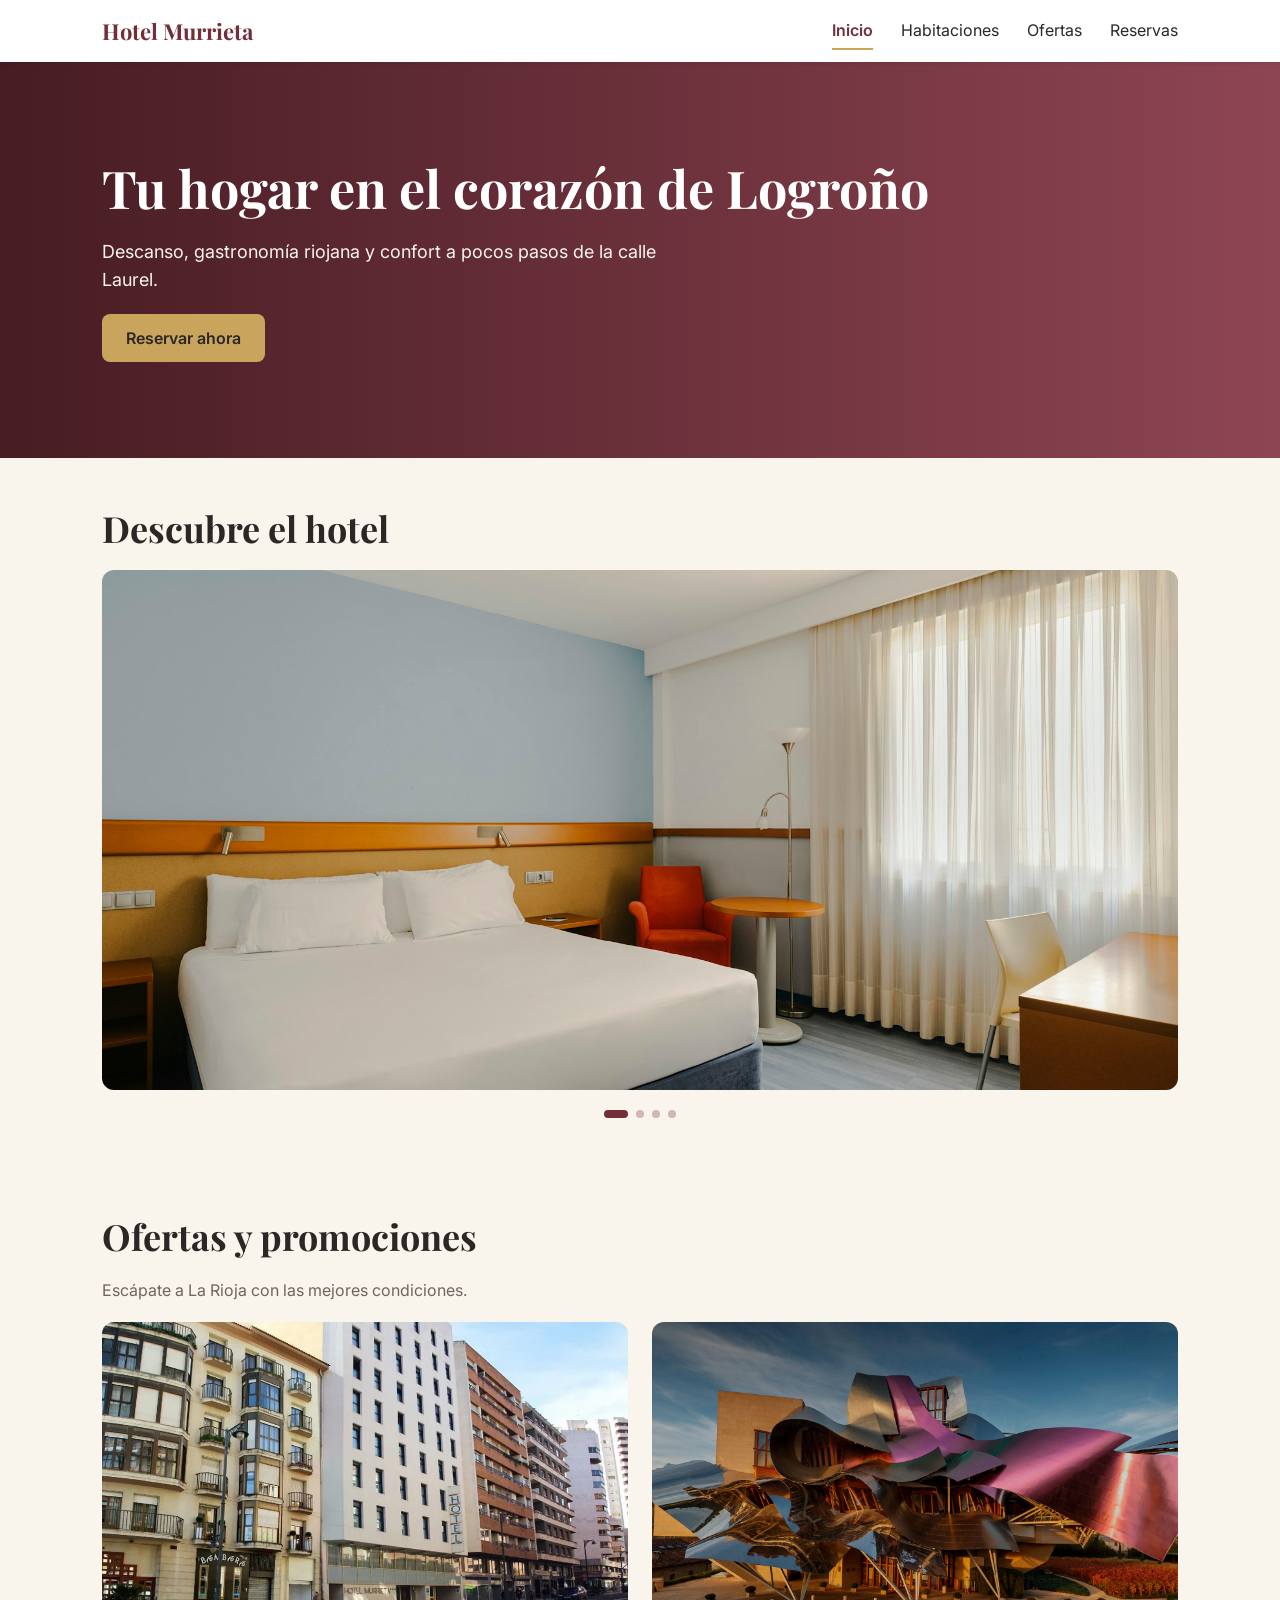
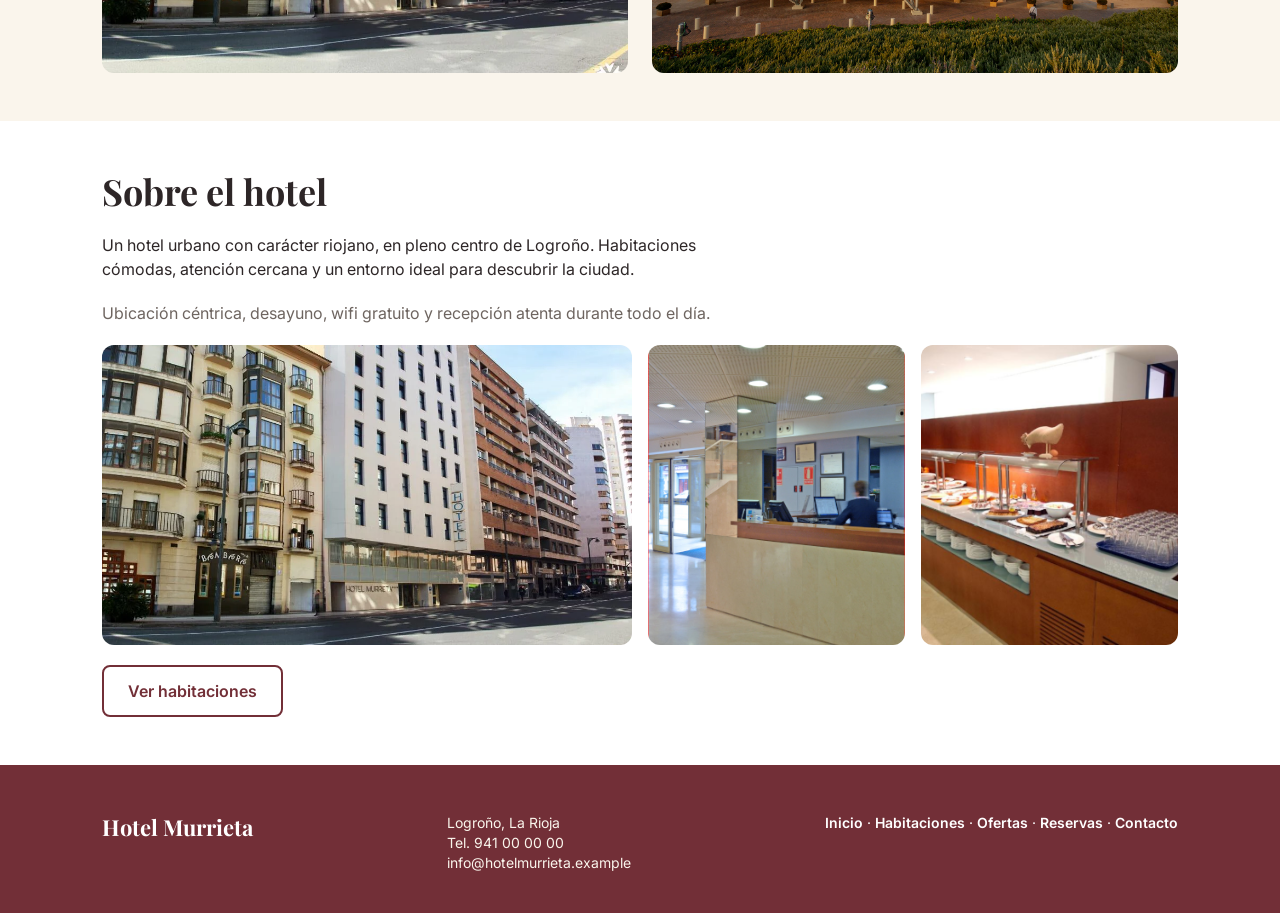
<file: index.html>
<!DOCTYPE html>
<html lang="es">
<head>
  <meta charset="UTF-8">
  <meta name="viewport" content="width=device-width, initial-scale=1">
  <title>Inicio | Hotel Murrieta</title>
  <meta name="description" content="Hotel Murrieta, tu hogar en el corazón de Logroño: habitaciones cómodas, desayuno, wifi gratuito y ofertas para descubrir La Rioja.">
  <meta name="theme-color" content="#722f37">
  <link href="https://fonts.googleapis.com/css2?family=Inter:wght@400;600&family=Playfair+Display:wght@700&display=swap" rel="stylesheet">
  <link href="https://cdn.jsdelivr.net/npm/bootstrap@5.3.3/dist/css/bootstrap.min.css" rel="stylesheet">
  <link rel="stylesheet" href="css/estilos.css">
</head>
<body>
<div class="pagina">
  <nav class="navbar bg-white barra">
    <div class="container">
      <a class="navbar-brand logo" href="index.html">Hotel Murrieta</a>
      <button class="navbar-toggler" type="button" data-bs-toggle="collapse" data-bs-target="#menuPrincipal" aria-controls="menuPrincipal" aria-expanded="false" aria-label="Abrir menú">
        <span class="navbar-toggler-icon"></span>
      </button>
      <div class="collapse navbar-collapse" id="menuPrincipal">
        <ul class="navbar-nav">
          <li class="nav-item"><a class="nav-link active" href="index.html">Inicio</a></li>
          <li class="nav-item"><a class="nav-link" href="habitaciones.html">Habitaciones</a></li>
          <li class="nav-item"><a class="nav-link" href="index.html#ofertas">Ofertas</a></li>
          <li class="nav-item"><a class="nav-link" href="reservas.html">Reservas</a></li>
        </ul>
      </div>
    </div>
  </nav>

  <header class="hero">
    <div class="container">
      <h1>Tu hogar en el corazón de Logroño</h1>
      <p>Descanso, gastronomía riojana y confort a pocos pasos de la calle Laurel.</p>
      <div class="d-grid">
        <a href="reservas.html" class="btn btn-oro">Reservar ahora</a>
      </div>
    </div>
  </header>

  <main>
    <section class="py-5">
      <div class="container">
        <h2>Descubre el hotel</h2>
        <div id="carruselHotel" class="carousel slide" data-bs-ride="carousel">
          <div class="carousel-inner">
            <div class="carousel-item active">
              <img src="img/habitacioncondiciones.jpg" class="d-block w-100 img-carrusel" alt="Habitación del hotel">
            </div>
            <div class="carousel-item">
              <img src="img/facahadabuena.jpg" class="d-block w-100 img-carrusel" alt="Fachada del hotel">
            </div>
            <div class="carousel-item">
              <img src="img/recepcion1.jpg" class="d-block w-100 img-carrusel" alt="Recepción del hotel">
            </div>
            <div class="carousel-item">
              <img src="img/desayuno1.jpg" class="d-block w-100 img-carrusel" alt="Desayuno del hotel">
            </div>
          </div>
          <div class="carousel-indicators">
            <button type="button" data-bs-target="#carruselHotel" data-bs-slide-to="0" class="active" aria-label="Diapositiva 1"></button>
            <button type="button" data-bs-target="#carruselHotel" data-bs-slide-to="1" aria-label="Diapositiva 2"></button>
            <button type="button" data-bs-target="#carruselHotel" data-bs-slide-to="2" aria-label="Diapositiva 3"></button>
            <button type="button" data-bs-target="#carruselHotel" data-bs-slide-to="3" aria-label="Diapositiva 4"></button>
          </div>
        </div>
      </div>
    </section>

    <section id="ofertas" class="py-5">
      <div class="container">
        <h2>Ofertas y promociones</h2>
        <p class="texto-suave">Escápate a La Rioja con las mejores condiciones.</p>
        <a href="reservas.html" class="enlace-oferta" aria-label="Reservar la oferta de escapada">
          <img src="img/facahadabuena.jpg" class="img-oferta img-oferta-1" alt="Oferta de escapada">
        </a>
        <a href="reservas.html" class="enlace-oferta" aria-label="Reservar la oferta de estancia en La Rioja">
          <img src="img/oferta-vinos.jpg" class="img-oferta img-oferta-2" alt="Oferta de estancia en La Rioja">
        </a>
      </div>
    </section>

    <section class="bg-white py-5">
      <div class="container">
        <h2>Sobre el hotel</h2>
        <p>Un hotel urbano con carácter riojano, en pleno centro de Logroño. Habitaciones cómodas, atención cercana y un entorno ideal para descubrir la ciudad.</p>
        <p class="texto-suave">Ubicación céntrica, desayuno, wifi gratuito y recepción atenta durante todo el día.</p>
        <div class="row g-3 galeria">
          <div class="col-12">
            <img src="img/facahadabuena.jpg" class="img-hotel img-fachada" alt="Fachada del hotel">
          </div>
          <div class="col-6">
            <img src="img/recepcion.jpg" class="img-hotel img-secundaria" alt="Recepción">
          </div>
          <div class="col-6">
            <img src="img/desayuno.png" class="img-hotel img-secundaria" alt="Desayuno">
          </div>
        </div>
        <div class="d-grid">
          <a href="habitaciones.html" class="btn btn-contorno">Ver habitaciones</a>
        </div>
      </div>
    </section>
  </main>

  <footer id="contacto" class="pie">
    <div class="container">
      <p class="logo">Hotel Murrieta</p>
      <address>
        Logroño, La Rioja<br>
        Tel. <a href="tel:+34941000000">941 00 00 00</a><br>
        <a href="mailto:info@hotelmurrieta.example">info@hotelmurrieta.example</a>
      </address>
      <p class="enlaces-pie">
        <a href="index.html">Inicio</a> ·
        <a href="habitaciones.html">Habitaciones</a> ·
        <a href="index.html#ofertas">Ofertas</a> ·
        <a href="reservas.html">Reservas</a> ·
        <a href="#contacto">Contacto</a>
      </p>
    </div>
  </footer>
</div>
  <script src="https://cdn.jsdelivr.net/npm/bootstrap@5.3.3/dist/js/bootstrap.bundle.min.js"></script>
  <script src="js/main.js"></script>
</body>
</html>
</file>
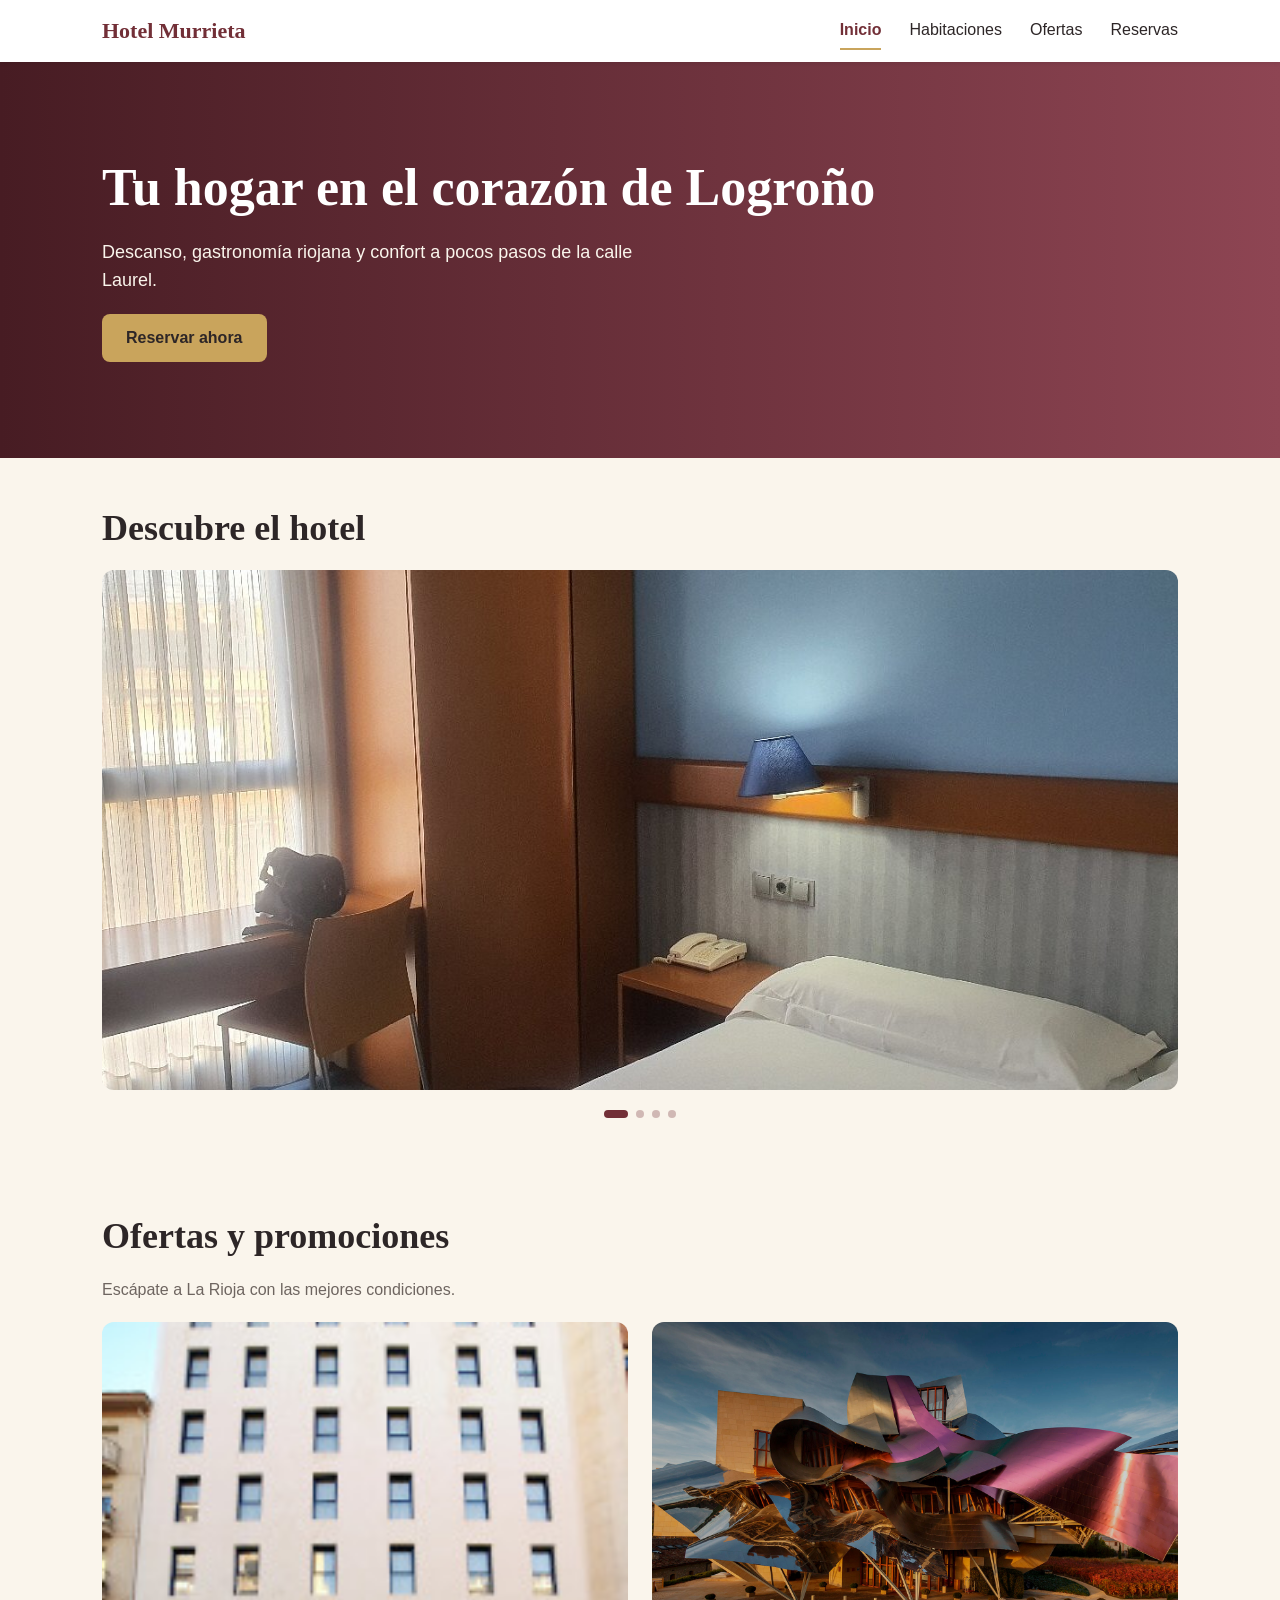
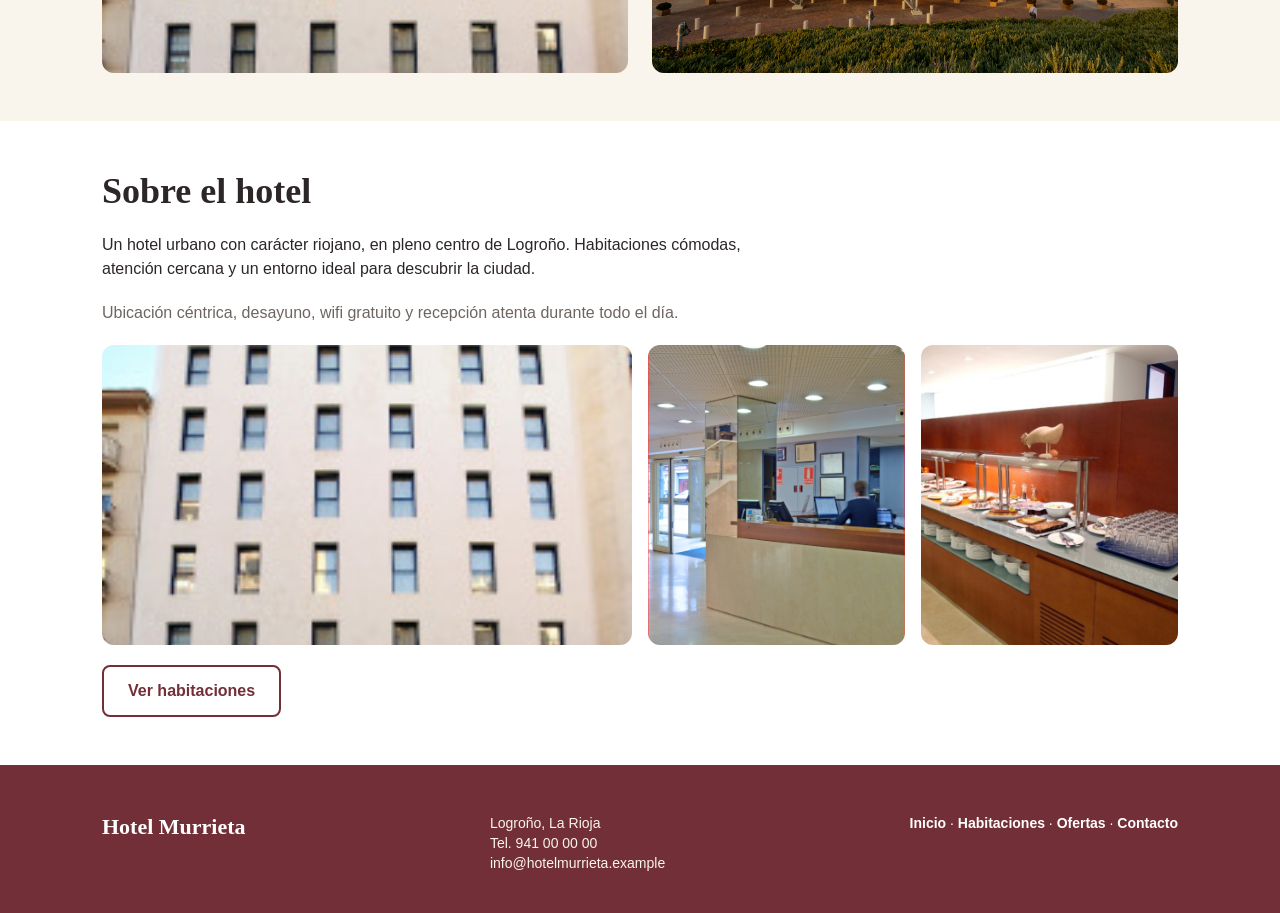
<file: hotel-murrieta/index.html>
<!DOCTYPE html>
<html lang="es">
<head>
  <meta charset="UTF-8">
  <meta name="viewport" content="width=device-width, initial-scale=1">
  <title>Inicio | Hotel Murrieta</title>
  <link href="https://cdn.jsdelivr.net/npm/bootstrap@5.3.3/dist/css/bootstrap.min.css" rel="stylesheet">
  <link rel="stylesheet" href="css/estilos.css">
</head>
<body>
<div class="pagina">
  <nav class="navbar bg-white barra">
    <div class="container">
      <a class="navbar-brand logo" href="index.html">Hotel Murrieta</a>
      <button class="navbar-toggler" type="button" data-bs-toggle="collapse" data-bs-target="#menuPrincipal" aria-controls="menuPrincipal" aria-expanded="false" aria-label="Abrir menú">
        <span class="navbar-toggler-icon"></span>
      </button>
      <div class="collapse navbar-collapse" id="menuPrincipal">
        <ul class="navbar-nav">
          <li class="nav-item"><a class="nav-link active" href="index.html">Inicio</a></li>
          <li class="nav-item"><a class="nav-link" href="habitaciones.html">Habitaciones</a></li>
          <li class="nav-item"><a class="nav-link" href="index.html#ofertas">Ofertas</a></li>
          <li class="nav-item"><a class="nav-link" href="reservas.html">Reservas</a></li>
        </ul>
      </div>
    </div>
  </nav>

  <header class="hero">
    <div class="container">
      <h1>Tu hogar en el corazón de Logroño</h1>
      <p>Descanso, gastronomía riojana y confort a pocos pasos de la calle Laurel.</p>
      <div class="d-grid">
        <a href="reservas.html" class="btn btn-oro">Reservar ahora</a>
      </div>
    </div>
  </header>

  <main>
    <section class="py-5">
      <div class="container">
        <h2>Descubre el hotel</h2>
        <div id="carruselHotel" class="carousel slide" data-bs-ride="carousel">
          <div class="carousel-inner">
            <div class="carousel-item active">
              <img src="img/habitaciones.jpg" class="d-block w-100 img-carrusel" alt="Habitación del hotel">
            </div>
            <div class="carousel-item">
              <img src="img/fachada.jpg" class="d-block w-100 img-carrusel" alt="Fachada del hotel">
            </div>
            <div class="carousel-item">
              <img src="img/recepcion.jpg" class="d-block w-100 img-carrusel" alt="Recepción del hotel">
            </div>
            <div class="carousel-item">
              <img src="img/desayuno.png" class="d-block w-100 img-carrusel" alt="Desayuno del hotel">
            </div>
          </div>
          <div class="carousel-indicators">
            <button type="button" data-bs-target="#carruselHotel" data-bs-slide-to="0" class="active" aria-label="Diapositiva 1"></button>
            <button type="button" data-bs-target="#carruselHotel" data-bs-slide-to="1" aria-label="Diapositiva 2"></button>
            <button type="button" data-bs-target="#carruselHotel" data-bs-slide-to="2" aria-label="Diapositiva 3"></button>
            <button type="button" data-bs-target="#carruselHotel" data-bs-slide-to="3" aria-label="Diapositiva 4"></button>
          </div>
        </div>
      </div>
    </section>

    <section id="ofertas" class="py-5">
      <div class="container">
        <h2>Ofertas y promociones</h2>
        <p class="texto-suave">Escápate a La Rioja con las mejores condiciones.</p>
        <img src="img/fachada.jpg" class="img-oferta img-oferta-1" alt="Oferta de escapada">
        <img src="img/oferta-vinos.jpg" class="img-oferta img-oferta-2" alt="Oferta de estancia en La Rioja">
      </div>
    </section>

    <section class="bg-white py-5">
      <div class="container">
        <h2>Sobre el hotel</h2>
        <p>Un hotel urbano con carácter riojano, en pleno centro de Logroño. Habitaciones cómodas, atención cercana y un entorno ideal para descubrir la ciudad.</p>
        <p class="texto-suave">Ubicación céntrica, desayuno, wifi gratuito y recepción atenta durante todo el día.</p>
        <div class="row g-3 galeria">
          <div class="col-12">
            <img src="img/fachada.jpg" class="img-hotel img-fachada" alt="Fachada del hotel">
          </div>
          <div class="col-6">
            <img src="img/recepcion.jpg" class="img-hotel img-secundaria" alt="Recepción">
          </div>
          <div class="col-6">
            <img src="img/desayuno.png" class="img-hotel img-secundaria" alt="Desayuno">
          </div>
        </div>
        <div class="d-grid">
          <a href="habitaciones.html" class="btn btn-contorno">Ver habitaciones</a>
        </div>
      </div>
    </section>
  </main>

  <footer id="contacto" class="pie">
    <div class="container">
      <p class="logo">Hotel Murrieta</p>
      <address>
        Logroño, La Rioja<br>
        Tel. 941 00 00 00<br>
        info@hotelmurrieta.example
      </address>
      <p class="enlaces-pie">
        <a href="index.html">Inicio</a> ·
        <a href="habitaciones.html">Habitaciones</a> ·
        <a href="index.html#ofertas">Ofertas</a> ·
        <a href="#contacto">Contacto</a>
      </p>
    </div>
  </footer>
</div>
  <script src="https://cdn.jsdelivr.net/npm/bootstrap@5.3.3/dist/js/bootstrap.bundle.min.js"></script>
</body>
</html>
</file>
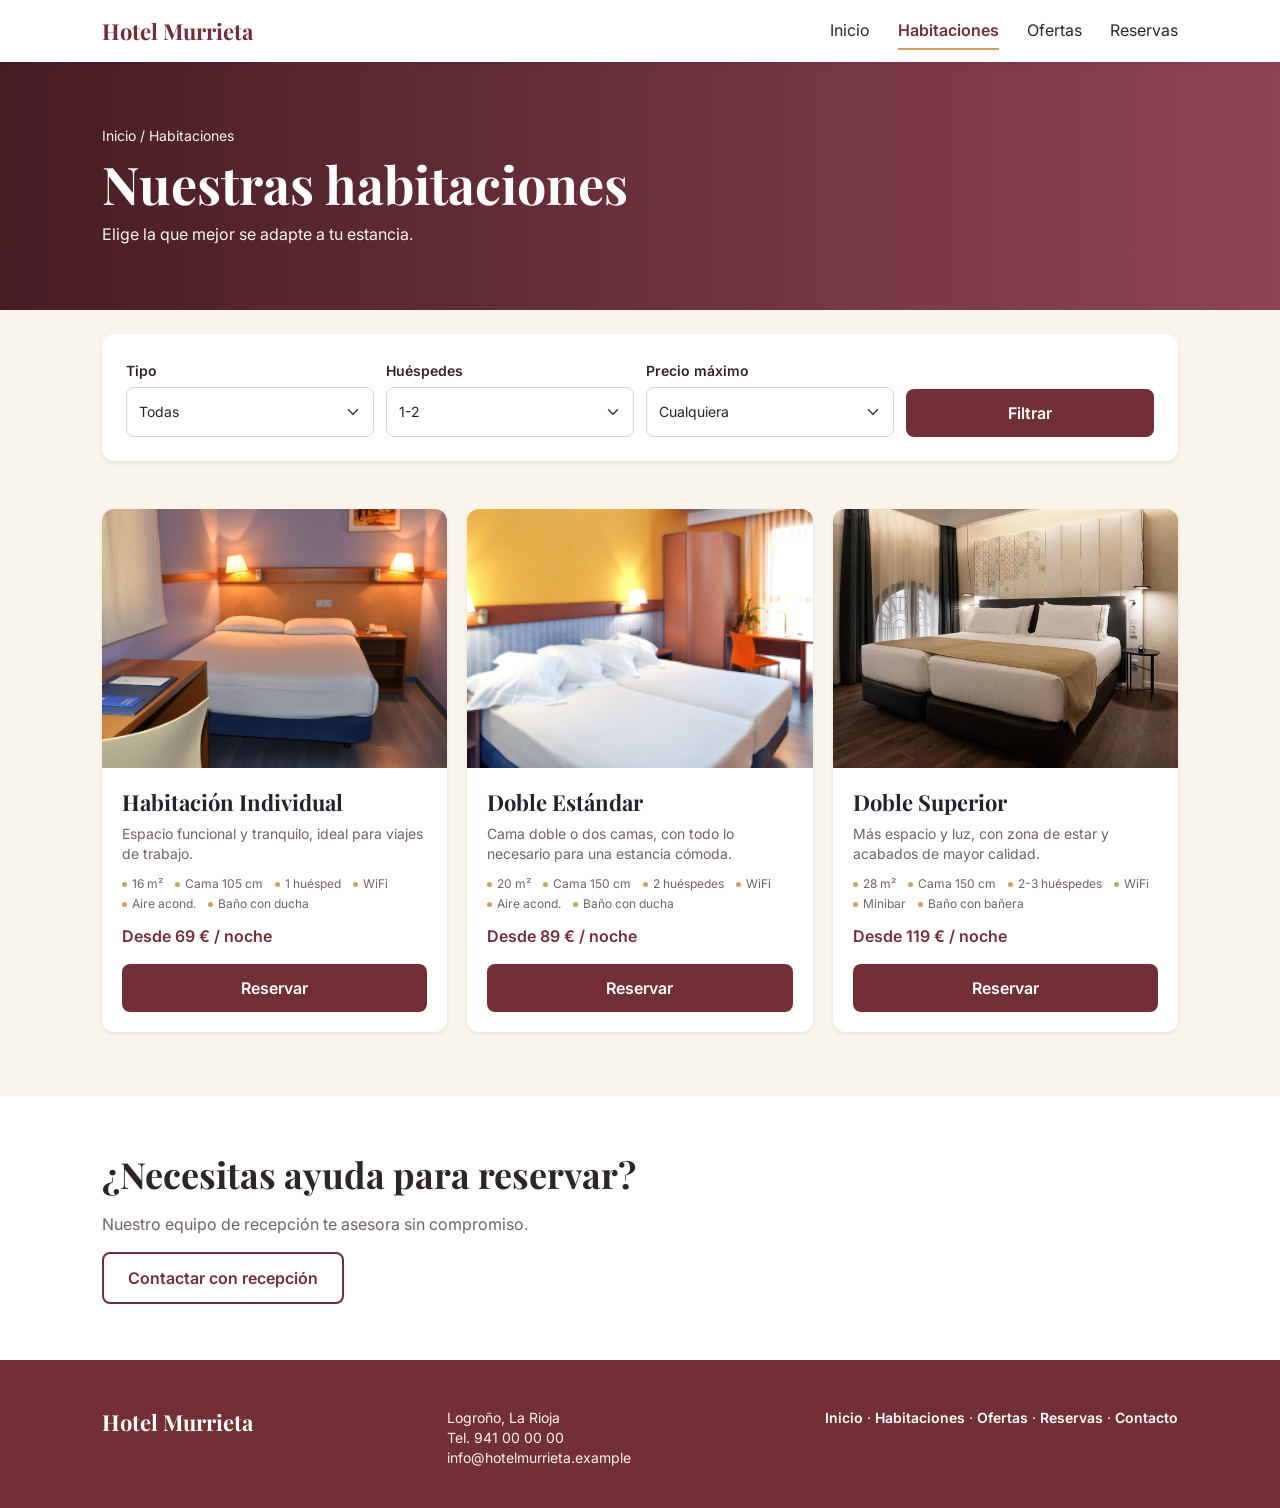
<file: habitaciones.html>
<!DOCTYPE html>
<html lang="es">
<head>
  <meta charset="UTF-8">
  <meta name="viewport" content="width=device-width, initial-scale=1">
  <title>Habitaciones | Hotel Murrieta</title>
  <meta name="description" content="Habitaciones del Hotel Murrieta en Logroño: Individual, Doble Estándar y Doble Superior. Consulta características y precios.">
  <meta name="theme-color" content="#722f37">
  <link href="https://fonts.googleapis.com/css2?family=Inter:wght@400;600&family=Playfair+Display:wght@700&display=swap" rel="stylesheet">
  <link href="https://cdn.jsdelivr.net/npm/bootstrap@5.3.3/dist/css/bootstrap.min.css" rel="stylesheet">
  <link rel="stylesheet" href="css/estilos.css">
</head>
<body>
<div class="pagina">
  <nav class="navbar bg-white barra">
    <div class="container">
      <a class="navbar-brand logo" href="index.html">Hotel Murrieta</a>
      <button class="navbar-toggler" type="button" data-bs-toggle="collapse" data-bs-target="#menuPrincipal" aria-controls="menuPrincipal" aria-expanded="false" aria-label="Abrir menú">
        <span class="navbar-toggler-icon"></span>
      </button>
      <div class="collapse navbar-collapse" id="menuPrincipal">
        <ul class="navbar-nav">
          <li class="nav-item"><a class="nav-link" href="index.html">Inicio</a></li>
          <li class="nav-item"><a class="nav-link active" href="habitaciones.html">Habitaciones</a></li>
          <li class="nav-item"><a class="nav-link" href="index.html#ofertas">Ofertas</a></li>
          <li class="nav-item"><a class="nav-link" href="reservas.html">Reservas</a></li>
        </ul>
      </div>
    </div>
  </nav>

  <header class="hero-pagina">
    <div class="container">
      <p class="breadcrumb-hero"><a href="index.html">Inicio</a> / Habitaciones</p>
      <h1>Nuestras habitaciones</h1>
      <p>Elige la que mejor se adapte a tu estancia.</p>
    </div>
  </header>

  <main>
    <section class="filtros">
      <div class="container">
        <div class="tarjeta-filtros">
          <form id="formFiltros" action="habitaciones.html" method="get">
            <div class="row g-12">
              <div class="col-6">
                <label for="tipo" class="form-label">Tipo</label>
                <select id="tipo" name="tipo" class="form-select">
                  <option value="todas" selected>Todas</option>
                  <option value="individual">Individual</option>
                  <option value="estandar">Doble Estándar</option>
                  <option value="superior">Doble Superior</option>
                </select>
              </div>
              <div class="col-6">
                <label for="huespedes" class="form-label">Huéspedes</label>
                <select id="huespedes" name="huespedes" class="form-select">
                  <option value="1-2" selected>1-2</option>
                  <option value="2-3">2-3</option>
                </select>
              </div>
              <div class="col-12">
                <label for="precio" class="form-label">Precio máximo</label>
                <select id="precio" name="precio" class="form-select">
                  <option value="cualquiera" selected>Cualquiera</option>
                  <option value="70">70 €</option>
                  <option value="90">90 €</option>
                  <option value="120">120 €</option>
                </select>
              </div>
              <div class="col-12 d-grid pt-2">
                <button type="submit" class="btn btn-vino">Filtrar</button>
              </div>
            </div>
          </form>
        </div>
      </div>
    </section>

    <section class="listado">
      <div class="container">
        <div class="row g-20">
        <div class="col-12" data-habitacion="individual" data-min="1" data-max="1" data-precio="69">
          <article class="card tarjeta-habitacion">
            <img src="img/individual.jpg" class="card-img-top" alt="Habitación Individual">
            <div class="card-body">
              <h2>Habitación Individual</h2>
              <p class="texto-suave">Espacio funcional y tranquilo, ideal para viajes de trabajo.</p>
              <ul class="list-unstyled caracteristicas">
                <li>16 m²</li>
                <li>Cama 105 cm</li>
                <li>1 huésped</li>
                <li>WiFi</li>
                <li>Aire acond.</li>
                <li>Baño con ducha</li>
              </ul>
              <p class="precio">Desde 69 € / noche</p>
              <div class="d-grid">
                <a href="reservas.html?habitacion=individual" class="btn btn-vino">Reservar</a>
              </div>
            </div>
          </article>
        </div>
        <div class="col-12" data-habitacion="estandar" data-min="2" data-max="2" data-precio="89">
          <article class="card tarjeta-habitacion">
            <img src="img/estandar.jpg" class="card-img-top" alt="Doble Estándar">
            <div class="card-body">
              <h2>Doble Estándar</h2>
              <p class="texto-suave">Cama doble o dos camas, con todo lo necesario para una estancia cómoda.</p>
              <ul class="list-unstyled caracteristicas">
                <li>20 m²</li>
                <li>Cama 150 cm</li>
                <li>2 huéspedes</li>
                <li>WiFi</li>
                <li>Aire acond.</li>
                <li>Baño con ducha</li>
              </ul>
              <p class="precio">Desde 89 € / noche</p>
              <div class="d-grid">
                <a href="reservas.html?habitacion=estandar" class="btn btn-vino">Reservar</a>
              </div>
            </div>
          </article>
        </div>
        <div class="col-12" data-habitacion="superior" data-min="2" data-max="3" data-precio="119">
          <article class="card tarjeta-habitacion">
            <img src="img/superior.jpg" class="card-img-top" alt="Doble Superior">
            <div class="card-body">
              <h2>Doble Superior</h2>
              <p class="texto-suave">Más espacio y luz, con zona de estar y acabados de mayor calidad.</p>
              <ul class="list-unstyled caracteristicas">
                <li>28 m²</li>
                <li>Cama 150 cm</li>
                <li>2-3 huéspedes</li>
                <li>WiFi</li>
                <li>Minibar</li>
                <li>Baño con bañera</li>
              </ul>
              <p class="precio">Desde 119 € / noche</p>
              <div class="d-grid">
                <a href="reservas.html?habitacion=superior" class="btn btn-vino">Reservar</a>
              </div>
            </div>
          </article>
        </div>
        </div>
        <p id="sinResultados" class="sin-resultados texto-suave" role="status" hidden>No hay habitaciones que cumplan esos filtros. Prueba con otros criterios.</p>
      </div>
    </section>

    <section class="ayuda">
      <div class="container">
        <h2>¿Necesitas ayuda para reservar?</h2>
        <p class="texto-suave">Nuestro equipo de recepción te asesora sin compromiso.</p>
        <div class="d-grid">
          <a href="#contacto" class="btn btn-contorno">Contactar con recepción</a>
        </div>
      </div>
    </section>
  </main>

  <footer id="contacto" class="pie">
    <div class="container">
      <p class="logo">Hotel Murrieta</p>
      <address>
        Logroño, La Rioja<br>
        Tel. <a href="tel:+34941000000">941 00 00 00</a><br>
        <a href="mailto:info@hotelmurrieta.example">info@hotelmurrieta.example</a>
      </address>
      <p class="enlaces-pie">
        <a href="index.html">Inicio</a> ·
        <a href="habitaciones.html">Habitaciones</a> ·
        <a href="index.html#ofertas">Ofertas</a> ·
        <a href="reservas.html">Reservas</a> ·
        <a href="#contacto">Contacto</a>
      </p>
    </div>
  </footer>
</div>
  <script src="https://cdn.jsdelivr.net/npm/bootstrap@5.3.3/dist/js/bootstrap.bundle.min.js"></script>
  <script src="js/main.js"></script>
</body>
</html>
</file>
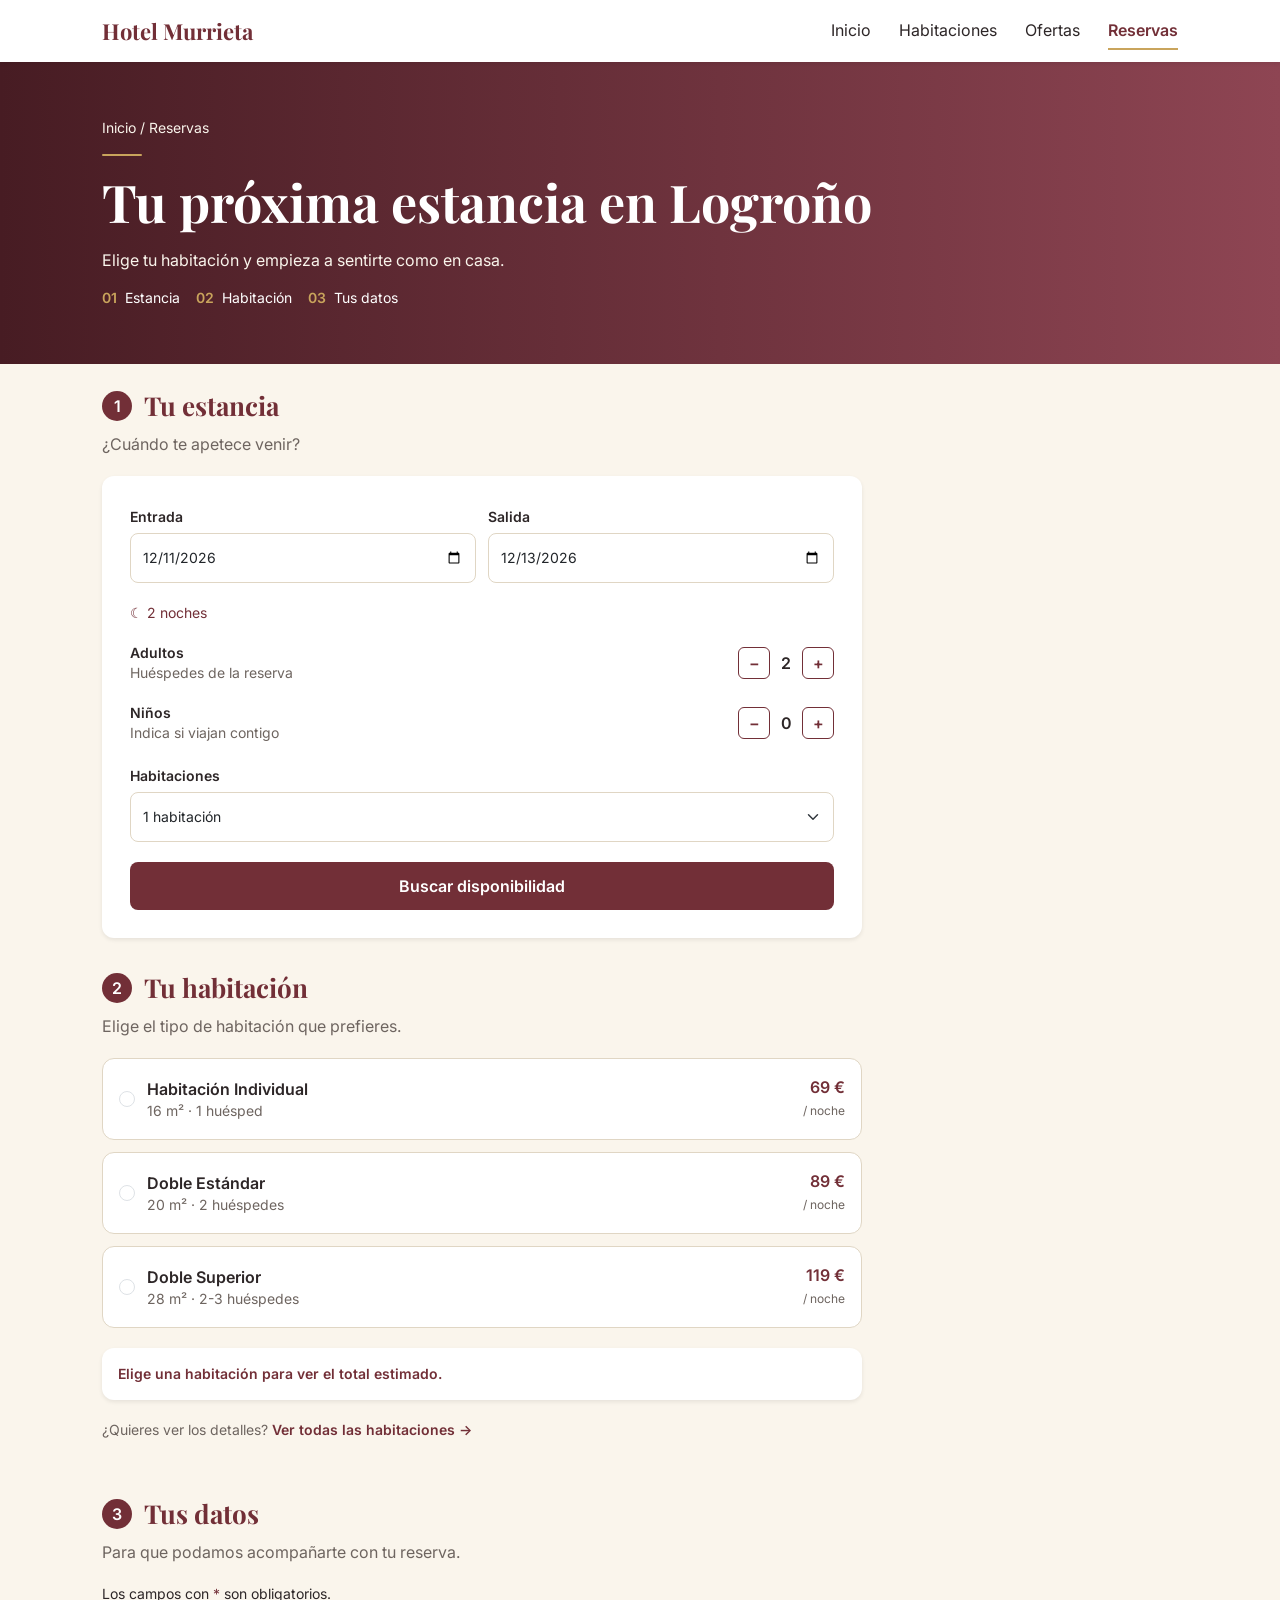
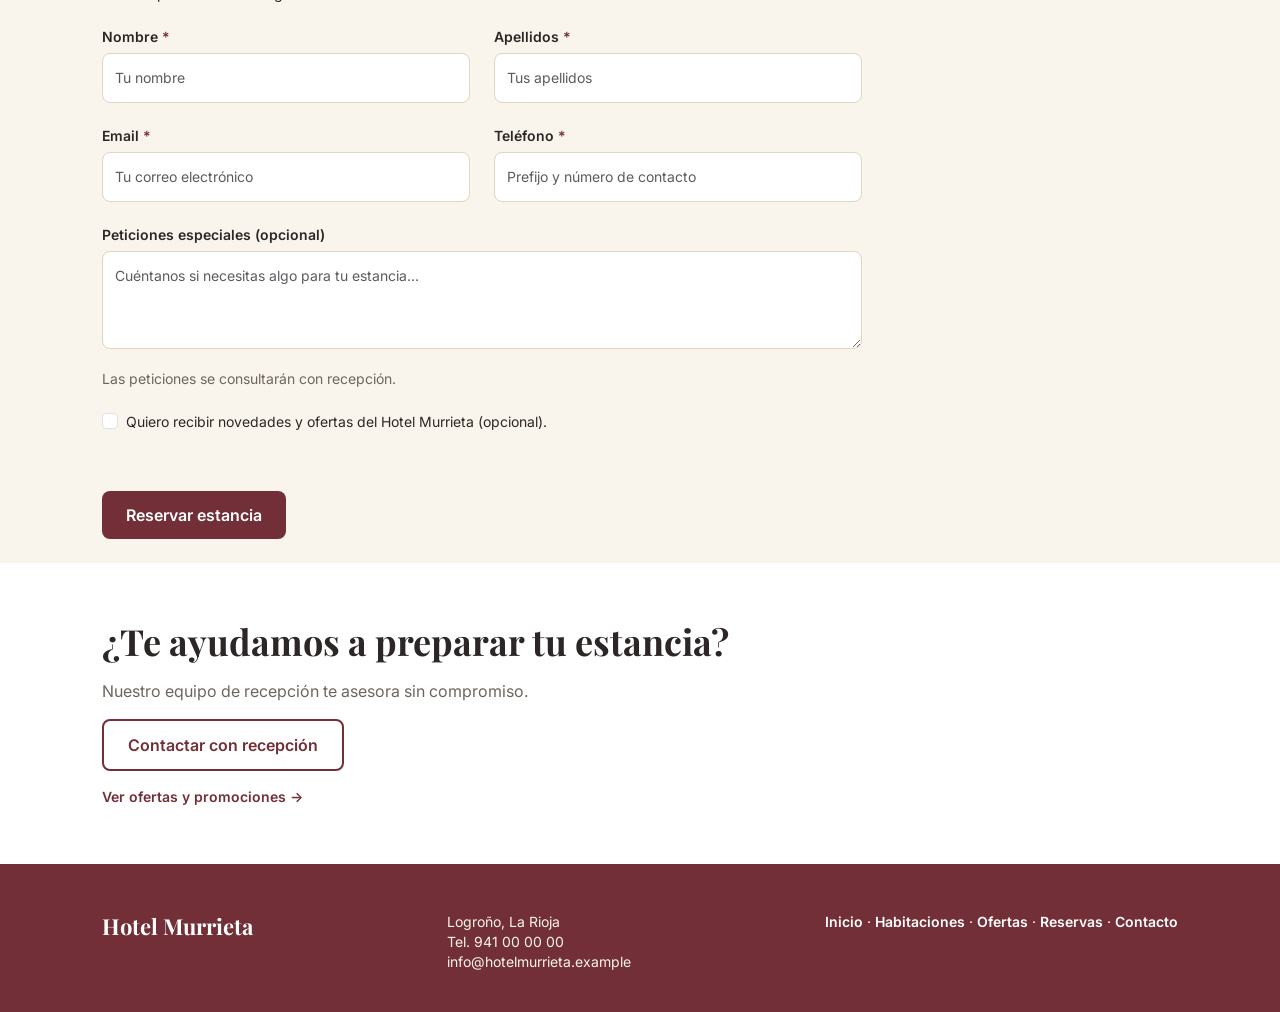
<file: reservas.html>
<!DOCTYPE html>
<html lang="es">
<head>
  <meta charset="UTF-8">
  <meta name="viewport" content="width=device-width, initial-scale=1">
  <title>Reservas | Hotel Murrieta</title>
  <meta name="description" content="Reserva tu estancia en el Hotel Murrieta de Logroño: elige fechas, habitación y envía tus datos.">
  <meta name="theme-color" content="#722f37">
  <link href="https://fonts.googleapis.com/css2?family=Inter:wght@400;600&family=Playfair+Display:wght@700&display=swap" rel="stylesheet">
  <link href="https://cdn.jsdelivr.net/npm/bootstrap@5.3.3/dist/css/bootstrap.min.css" rel="stylesheet">
  <link rel="stylesheet" href="css/estilos.css">
</head>
<body>
<div class="pagina">
  <nav class="navbar bg-white barra">
    <div class="container">
      <a class="navbar-brand logo" href="index.html">Hotel Murrieta</a>
      <button class="navbar-toggler" type="button" data-bs-toggle="collapse" data-bs-target="#menuPrincipal" aria-controls="menuPrincipal" aria-expanded="false" aria-label="Abrir menú">
        <span class="navbar-toggler-icon"></span>
      </button>
      <div class="collapse navbar-collapse" id="menuPrincipal">
        <ul class="navbar-nav">
          <li class="nav-item"><a class="nav-link" href="index.html">Inicio</a></li>
          <li class="nav-item"><a class="nav-link" href="habitaciones.html">Habitaciones</a></li>
          <li class="nav-item"><a class="nav-link" href="index.html#ofertas">Ofertas</a></li>
          <li class="nav-item"><a class="nav-link active" href="reservas.html">Reservas</a></li>
        </ul>
      </div>
    </div>
  </nav>

  <header class="hero-reserva">
    <div class="container">
      <p class="breadcrumb-hero"><a href="index.html">Inicio</a> / Reservas</p>
      <div class="detalle"></div>
      <h1>Tu próxima estancia en Logroño</h1>
      <p>Elige tu habitación y empieza a sentirte como en casa.</p>
      <ul class="list-unstyled d-flex flex-wrap gap-3 guia-reserva">
        <li><span class="num-paso">01</span> Estancia</li>
        <li><span class="num-paso">02</span> Habitación</li>
        <li><span class="num-paso">03</span> Tus datos</li>
      </ul>
    </div>
  </header>

  <main>
    <form id="formReserva" action="reservas.html" method="get">

      <section class="seccion-estancia">
        <div class="container">
          <div class="titulo-fila">
            <span class="paso">1</span>
            <h2 class="titulo-seccion">Tu estancia</h2>
          </div>
          <p class="texto-suave">¿Cuándo te apetece venir?</p>

          <div class="tarjeta-estancia">
            <div class="row g-12">
              <div class="col-6">
                <label for="entrada" class="form-label">Entrada</label>
                <input type="date" id="entrada" name="entrada" class="form-control" value="2026-11-13">
              </div>
              <div class="col-6">
                <label for="salida" class="form-label">Salida</label>
                <input type="date" id="salida" name="salida" class="form-control" value="2026-11-15">
              </div>
            </div>

            <p class="duracion texto-pequeno">
              <span aria-hidden="true">☾</span>
              <span id="noches">2 noches</span>
            </p>
            <p id="errorFechas" class="aviso-error texto-pequeno" role="alert" hidden></p>

            <div class="fila-huesped">
              <div>
                <p class="etiqueta-huesped">Adultos</p>
                <p class="texto-suave texto-pequeno">Huéspedes de la reserva</p>
              </div>
              <div class="contador d-flex align-items-center gap-2" data-min="1" data-max="6">
                <button type="button" class="btn-contador" data-cambio="-1" aria-label="Quitar adulto">−</button>
                <input type="text" name="adultos" value="2" readonly aria-label="Número de adultos">
                <button type="button" class="btn-contador" data-cambio="1" aria-label="Añadir adulto">+</button>
              </div>
            </div>

            <div class="fila-huesped">
              <div>
                <p class="etiqueta-huesped">Niños</p>
                <p class="texto-suave texto-pequeno">Indica si viajan contigo</p>
              </div>
              <div class="contador d-flex align-items-center gap-2" data-min="0" data-max="6">
                <button type="button" class="btn-contador" data-cambio="-1" aria-label="Quitar niño">−</button>
                <input type="text" name="ninos" value="0" readonly aria-label="Número de niños">
                <button type="button" class="btn-contador" data-cambio="1" aria-label="Añadir niño">+</button>
              </div>
            </div>

            <div>
              <label for="habitaciones" class="form-label">Habitaciones</label>
              <select id="habitaciones" name="habitaciones" class="form-select">
                <option value="1" selected>1 habitación</option>
                <option value="2">2 habitaciones</option>
                <option value="3">3 habitaciones</option>
                <option value="4">4 habitaciones</option>
              </select>
            </div>

            <div class="d-grid">
              <button type="button" id="btnDisponibilidad" class="btn btn-vino">Buscar disponibilidad</button>
            </div>
          </div>
        </div>
      </section>

      <section class="seccion-habitacion" id="habitacion">
        <div class="container">
          <div class="titulo-fila">
            <span class="paso">2</span>
            <h2 class="titulo-seccion">Tu habitación</h2>
          </div>
          <p class="texto-suave">Elige el tipo de habitación que prefieres.</p>

          <div class="opciones-habitacion" role="radiogroup" aria-label="Tipo de habitación">
            <label class="opcion-habitacion">
              <input class="form-check-input" type="radio" name="tipoHabitacion" value="individual" required>
              <span class="opcion-texto">
                <span class="opcion-nombre">Habitación Individual</span>
                <span class="texto-suave texto-pequeno">16 m² · 1 huésped</span>
              </span>
              <span class="opcion-precio">69 € <small>/ noche</small></span>
            </label>
            <label class="opcion-habitacion">
              <input class="form-check-input" type="radio" name="tipoHabitacion" value="estandar" required>
              <span class="opcion-texto">
                <span class="opcion-nombre">Doble Estándar</span>
                <span class="texto-suave texto-pequeno">20 m² · 2 huéspedes</span>
              </span>
              <span class="opcion-precio">89 € <small>/ noche</small></span>
            </label>
            <label class="opcion-habitacion">
              <input class="form-check-input" type="radio" name="tipoHabitacion" value="superior" required>
              <span class="opcion-texto">
                <span class="opcion-nombre">Doble Superior</span>
                <span class="texto-suave texto-pequeno">28 m² · 2-3 huéspedes</span>
              </span>
              <span class="opcion-precio">119 € <small>/ noche</small></span>
            </label>
          </div>

          <p id="resumen" class="resumen-reserva texto-pequeno" aria-live="polite">Elige una habitación para ver el total estimado.</p>
          <p class="texto-suave texto-pequeno enlace-ver">¿Quieres ver los detalles? <a href="habitaciones.html" class="enlace-vino">Ver todas las habitaciones →</a></p>
        </div>
      </section>

      <section class="seccion-datos">
        <div class="container">
          <div class="titulo-fila">
            <span class="paso">3</span>
            <h2 class="titulo-seccion">Tus datos</h2>
          </div>
          <p class="texto-suave">Para que podamos acompañarte con tu reserva.</p>
          <p class="texto-pequeno">Los campos con <span class="obligatorio">*</span> son obligatorios.</p>

          <div class="campo">
            <label for="nombre" class="form-label">Nombre <span class="obligatorio">*</span></label>
            <input type="text" id="nombre" name="nombre" class="form-control" autocomplete="given-name" placeholder="Tu nombre" required>
          </div>

          <div class="campo">
            <label for="apellidos" class="form-label">Apellidos <span class="obligatorio">*</span></label>
            <input type="text" id="apellidos" name="apellidos" class="form-control" autocomplete="family-name" placeholder="Tus apellidos" required>
          </div>

          <div class="campo">
            <label for="email" class="form-label">Email <span class="obligatorio">*</span></label>
            <input type="email" id="email" name="email" class="form-control" autocomplete="email" placeholder="Tu correo electrónico" required>
          </div>

          <div class="campo">
            <label for="telefono" class="form-label">Teléfono <span class="obligatorio">*</span></label>
            <input type="tel" id="telefono" name="telefono" class="form-control" autocomplete="tel" placeholder="Prefijo y número de contacto" required>
          </div>

          <div class="campo">
            <label for="peticiones" class="form-label">Peticiones especiales (opcional)</label>
            <textarea id="peticiones" name="peticiones" class="form-control" rows="3" placeholder="Cuéntanos si necesitas algo para tu estancia..."></textarea>
          </div>

          <p class="texto-suave texto-pequeno">Las peticiones se consultarán con recepción.</p>

          <div class="form-check">
            <input class="form-check-input" type="checkbox" id="novedades" name="novedades">
            <label class="form-check-label texto-pequeno" for="novedades">Quiero recibir novedades y ofertas del Hotel Murrieta (opcional).</label>
          </div>
        </div>
      </section>

      <section class="seccion-boton">
        <div class="container d-grid">
          <button type="submit" class="btn btn-vino">Reservar estancia</button>
        </div>
      </section>

    </form>

    <section class="seccion-confirmacion" id="confirmacion" hidden>
      <div class="container">
        <div class="tarjeta-confirmacion" id="tarjetaConfirmacion" role="status" tabindex="-1">
          <p class="icono-ok" aria-hidden="true">✓</p>
          <h2 class="titulo-seccion">¡Solicitud de reserva enviada!</h2>
          <p id="textoConfirmacion" class="texto-suave"></p>
          <ul id="listaConfirmacion" class="lista-confirmacion"></ul>
          <p class="texto-suave texto-pequeno">Web de demostración: los datos no se envían a ningún servidor.</p>
          <div class="d-grid gap-2">
            <a href="index.html" class="btn btn-vino">Volver al inicio</a>
            <button type="button" id="btnNuevaReserva" class="btn btn-contorno">Hacer otra reserva</button>
          </div>
        </div>
      </div>
    </section>

    <section class="ayuda">
      <div class="container">
        <h2>¿Te ayudamos a preparar tu estancia?</h2>
        <p class="texto-suave">Nuestro equipo de recepción te asesora sin compromiso.</p>
        <div class="d-grid">
          <a href="#contacto" class="btn btn-contorno">Contactar con recepción</a>
        </div>
        <a href="index.html#ofertas" class="enlace-vino">Ver ofertas y promociones →</a>
      </div>
    </section>
  </main>

  <footer id="contacto" class="pie">
    <div class="container">
      <p class="logo">Hotel Murrieta</p>
      <address>
        Logroño, La Rioja<br>
        Tel. <a href="tel:+34941000000">941 00 00 00</a><br>
        <a href="mailto:info@hotelmurrieta.example">info@hotelmurrieta.example</a>
      </address>
      <p class="enlaces-pie">
        <a href="index.html">Inicio</a> ·
        <a href="habitaciones.html">Habitaciones</a> ·
        <a href="index.html#ofertas">Ofertas</a> ·
        <a href="reservas.html">Reservas</a> ·
        <a href="#contacto">Contacto</a>
      </p>
    </div>
  </footer>
</div>
  <script src="https://cdn.jsdelivr.net/npm/bootstrap@5.3.3/dist/js/bootstrap.bundle.min.js"></script>
  <script src="js/main.js"></script>
</body>
</html>
</file>
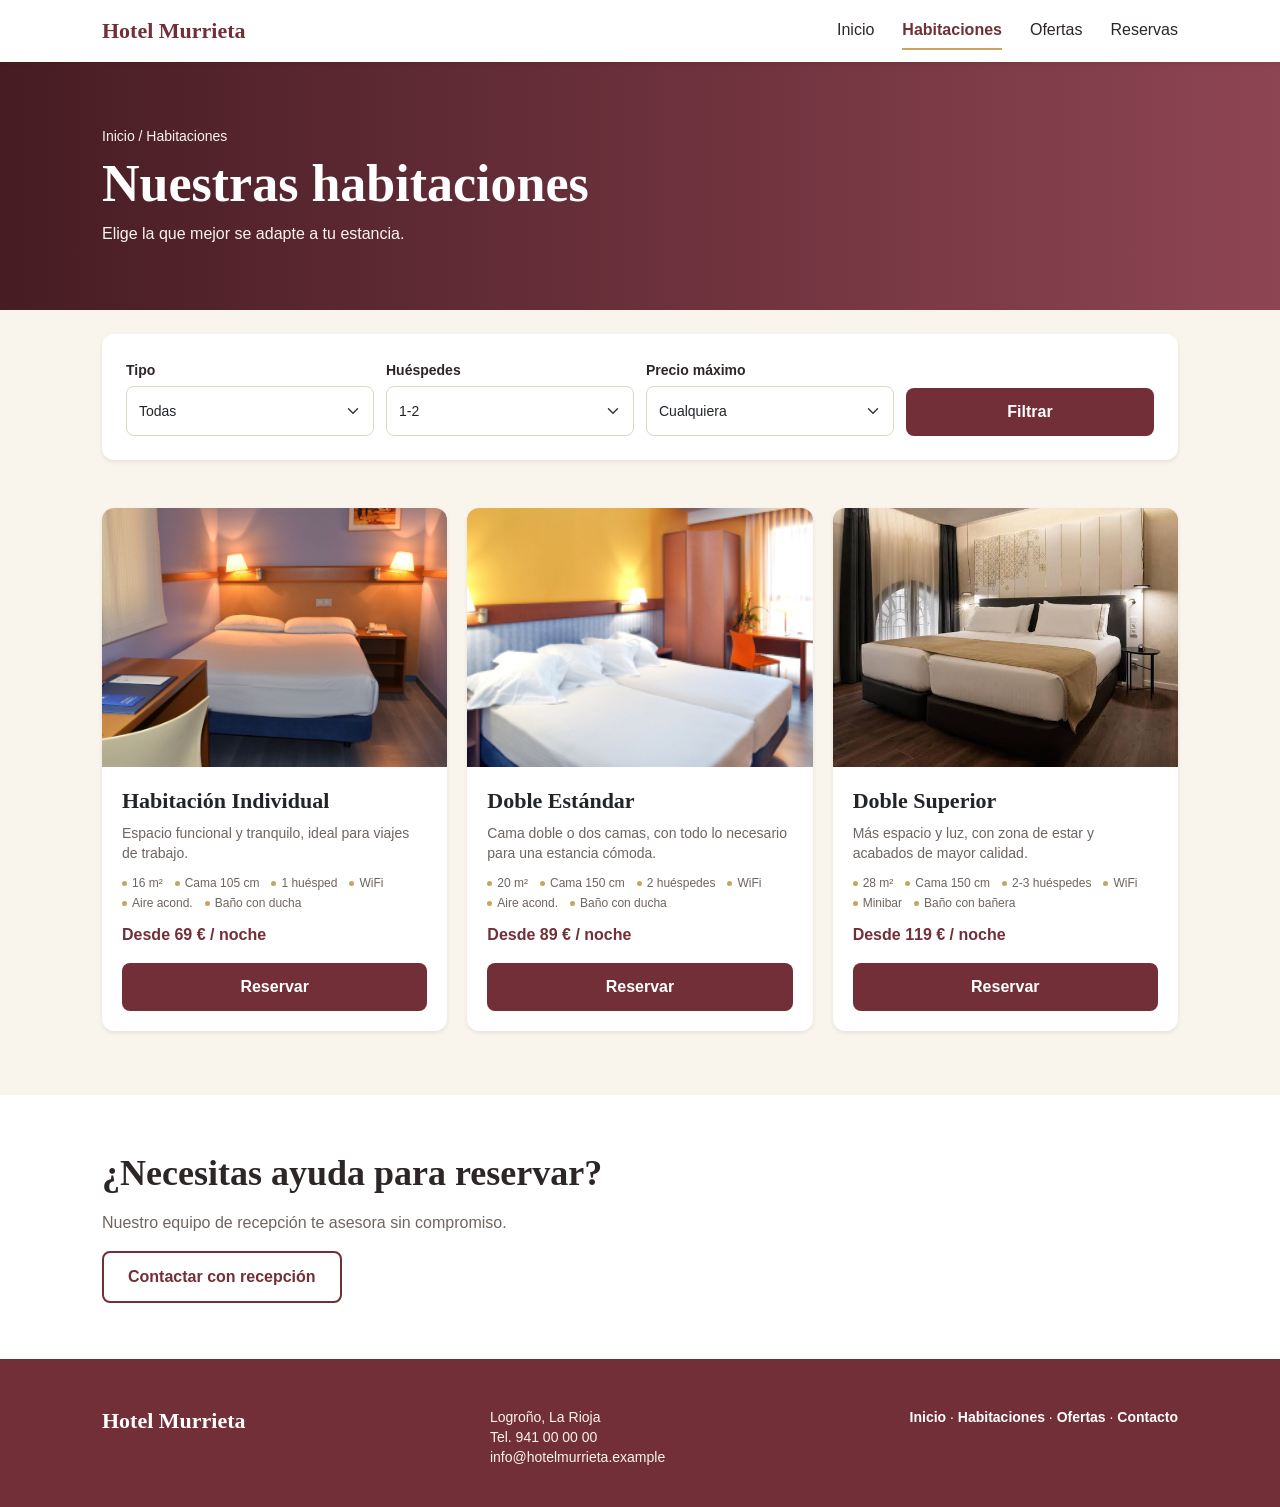
<file: hotel-murrieta/habitaciones.html>
<!DOCTYPE html>
<html lang="es">
<head>
  <meta charset="UTF-8">
  <meta name="viewport" content="width=device-width, initial-scale=1">
  <title>Habitaciones | Hotel Murrieta</title>
  <link href="https://cdn.jsdelivr.net/npm/bootstrap@5.3.3/dist/css/bootstrap.min.css" rel="stylesheet">
  <link rel="stylesheet" href="css/estilos.css">
</head>
<body>
<div class="pagina">
  <nav class="navbar bg-white barra">
    <div class="container">
      <a class="navbar-brand logo" href="index.html">Hotel Murrieta</a>
      <button class="navbar-toggler" type="button" data-bs-toggle="collapse" data-bs-target="#menuPrincipal" aria-controls="menuPrincipal" aria-expanded="false" aria-label="Abrir menú">
        <span class="navbar-toggler-icon"></span>
      </button>
      <div class="collapse navbar-collapse" id="menuPrincipal">
        <ul class="navbar-nav">
          <li class="nav-item"><a class="nav-link" href="index.html">Inicio</a></li>
          <li class="nav-item"><a class="nav-link active" href="habitaciones.html">Habitaciones</a></li>
          <li class="nav-item"><a class="nav-link" href="index.html#ofertas">Ofertas</a></li>
          <li class="nav-item"><a class="nav-link" href="reservas.html">Reservas</a></li>
        </ul>
      </div>
    </div>
  </nav>

  <header class="hero-pagina">
    <div class="container">
      <p class="breadcrumb-hero"><a href="index.html">Inicio</a> / Habitaciones</p>
      <h1>Nuestras habitaciones</h1>
      <p>Elige la que mejor se adapte a tu estancia.</p>
    </div>
  </header>

  <main>
    <section class="filtros">
      <div class="container">
        <div class="tarjeta-filtros">
          <form>
            <div class="row g-12">
              <div class="col-6">
                <label for="tipo" class="form-label">Tipo</label>
                <select id="tipo" class="form-select">
                  <option selected>Todas</option>
                  <option>Individual</option>
                  <option>Doble Estándar</option>
                  <option>Doble Superior</option>
                </select>
              </div>
              <div class="col-6">
                <label for="huespedes" class="form-label">Huéspedes</label>
                <select id="huespedes" class="form-select">
                  <option selected>1-2</option>
                  <option>2-3</option>
                </select>
              </div>
              <div class="col-12">
                <label for="precio" class="form-label">Precio máximo</label>
                <select id="precio" class="form-select">
                  <option selected>Cualquiera</option>
                  <option>70 €</option>
                  <option>90 €</option>
                  <option>120 €</option>
                </select>
              </div>
              <div class="col-12 d-grid pt-2">
                <button type="submit" class="btn btn-vino">Filtrar</button>
              </div>
            </div>
          </form>
        </div>
      </div>
    </section>

    <section class="listado">
      <div class="container">
        <div class="row g-20">
        <div class="col-12">
          <article class="card tarjeta-habitacion">
            <img src="img/individual.jpg" class="card-img-top" alt="Habitación Individual">
            <div class="card-body">
              <h2>Habitación Individual</h2>
              <p class="texto-suave">Espacio funcional y tranquilo, ideal para viajes de trabajo.</p>
              <ul class="list-unstyled caracteristicas">
                <li>16 m²</li>
                <li>Cama 105 cm</li>
                <li>1 huésped</li>
                <li>WiFi</li>
                <li>Aire acond.</li>
                <li>Baño con ducha</li>
              </ul>
              <p class="precio">Desde 69 € / noche</p>
              <div class="d-grid">
                <a href="reservas.html" class="btn btn-vino">Reservar</a>
              </div>
            </div>
          </article>
        </div>
        <div class="col-12">
          <article class="card tarjeta-habitacion">
            <img src="img/estandar.jpg" class="card-img-top" alt="Doble Estándar">
            <div class="card-body">
              <h2>Doble Estándar</h2>
              <p class="texto-suave">Cama doble o dos camas, con todo lo necesario para una estancia cómoda.</p>
              <ul class="list-unstyled caracteristicas">
                <li>20 m²</li>
                <li>Cama 150 cm</li>
                <li>2 huéspedes</li>
                <li>WiFi</li>
                <li>Aire acond.</li>
                <li>Baño con ducha</li>
              </ul>
              <p class="precio">Desde 89 € / noche</p>
              <div class="d-grid">
                <a href="reservas.html" class="btn btn-vino">Reservar</a>
              </div>
            </div>
          </article>
        </div>
        <div class="col-12">
          <article class="card tarjeta-habitacion">
            <img src="img/superior.jpg" class="card-img-top" alt="Doble Superior">
            <div class="card-body">
              <h2>Doble Superior</h2>
              <p class="texto-suave">Más espacio y luz, con zona de estar y acabados de mayor calidad.</p>
              <ul class="list-unstyled caracteristicas">
                <li>28 m²</li>
                <li>Cama 150 cm</li>
                <li>2-3 huéspedes</li>
                <li>WiFi</li>
                <li>Minibar</li>
                <li>Baño con bañera</li>
              </ul>
              <p class="precio">Desde 119 € / noche</p>
              <div class="d-grid">
                <a href="reservas.html" class="btn btn-vino">Reservar</a>
              </div>
            </div>
          </article>
        </div>
        </div>
      </div>
    </section>

    <section class="ayuda">
      <div class="container">
        <h2>¿Necesitas ayuda para reservar?</h2>
        <p class="texto-suave">Nuestro equipo de recepción te asesora sin compromiso.</p>
        <div class="d-grid">
          <a href="#contacto" class="btn btn-contorno">Contactar con recepción</a>
        </div>
      </div>
    </section>
  </main>

  <footer id="contacto" class="pie">
    <div class="container">
      <p class="logo">Hotel Murrieta</p>
      <address>
        Logroño, La Rioja<br>
        Tel. 941 00 00 00<br>
        info@hotelmurrieta.example
      </address>
      <p class="enlaces-pie">
        <a href="index.html">Inicio</a> ·
        <a href="habitaciones.html">Habitaciones</a> ·
        <a href="index.html#ofertas">Ofertas</a> ·
        <a href="#contacto">Contacto</a>
      </p>
    </div>
  </footer>
</div>
  <script src="https://cdn.jsdelivr.net/npm/bootstrap@5.3.3/dist/js/bootstrap.bundle.min.js"></script>
</body>
</html>
</file>
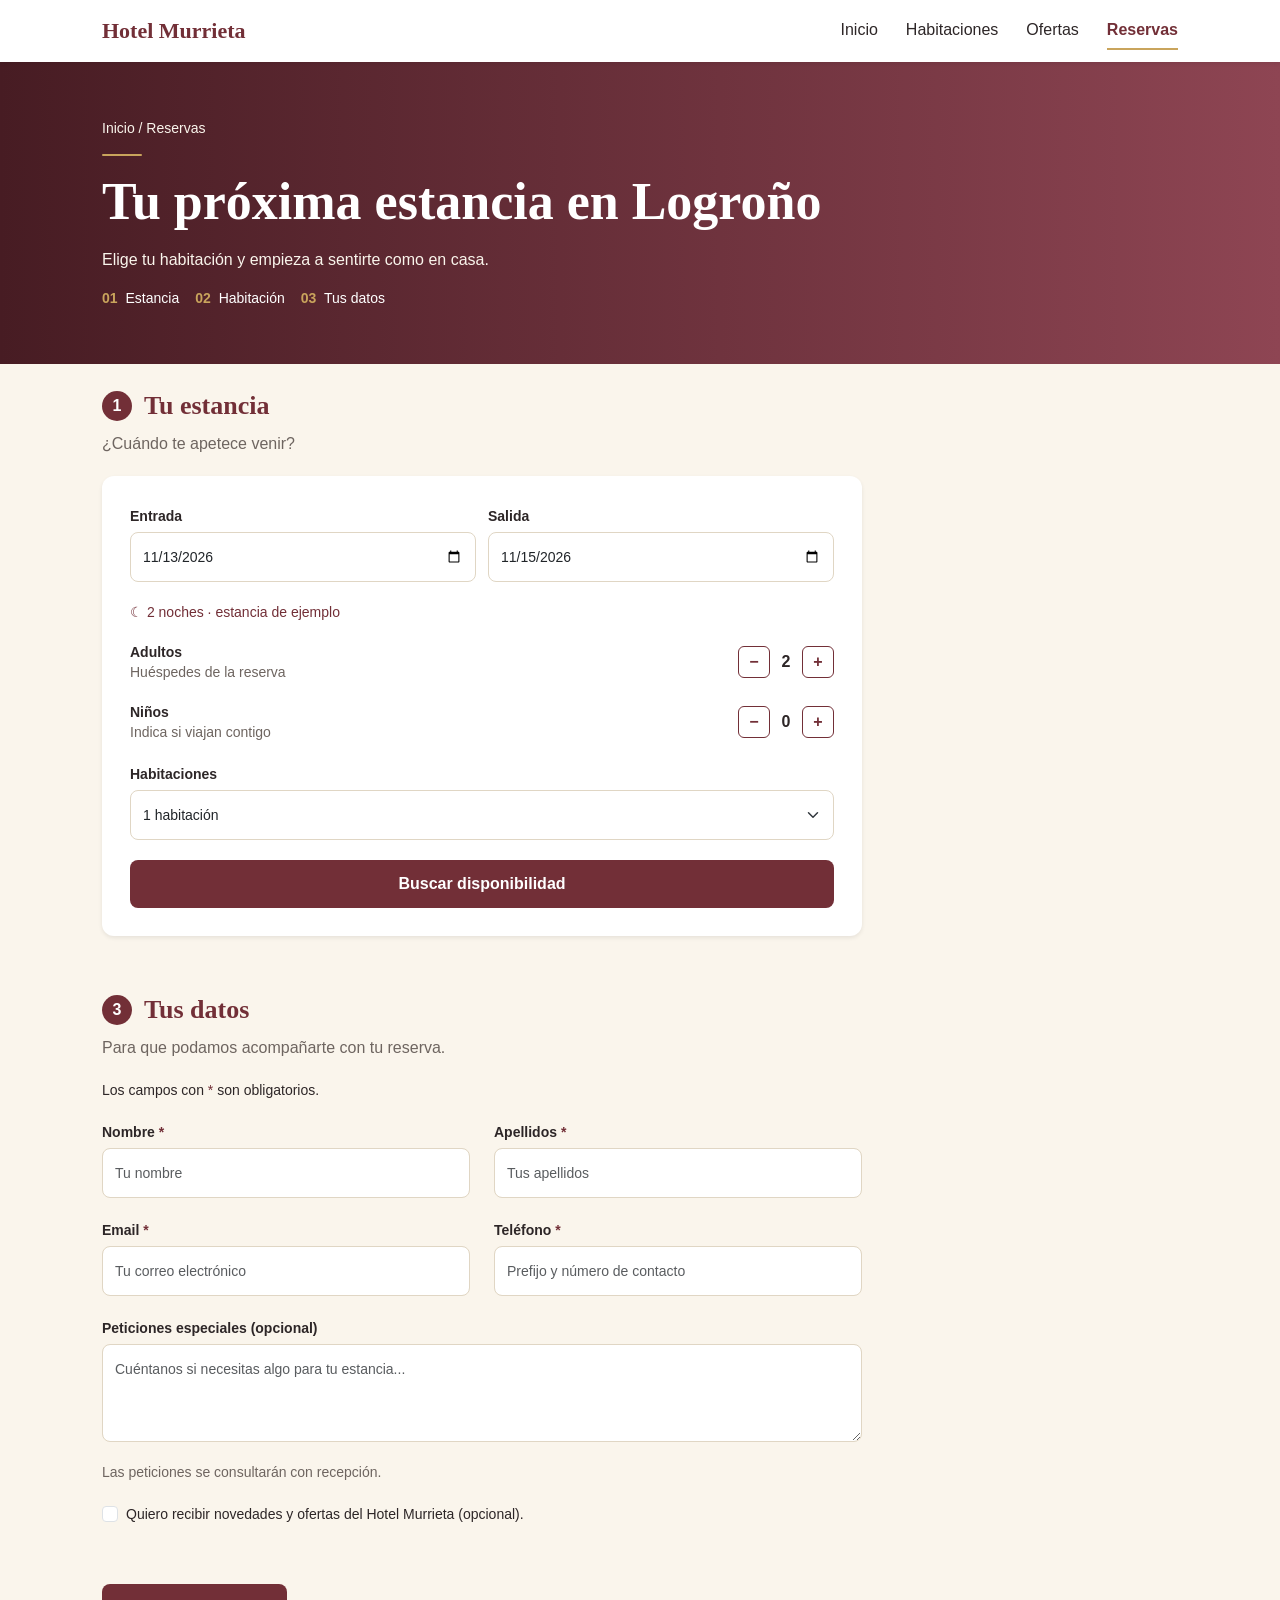
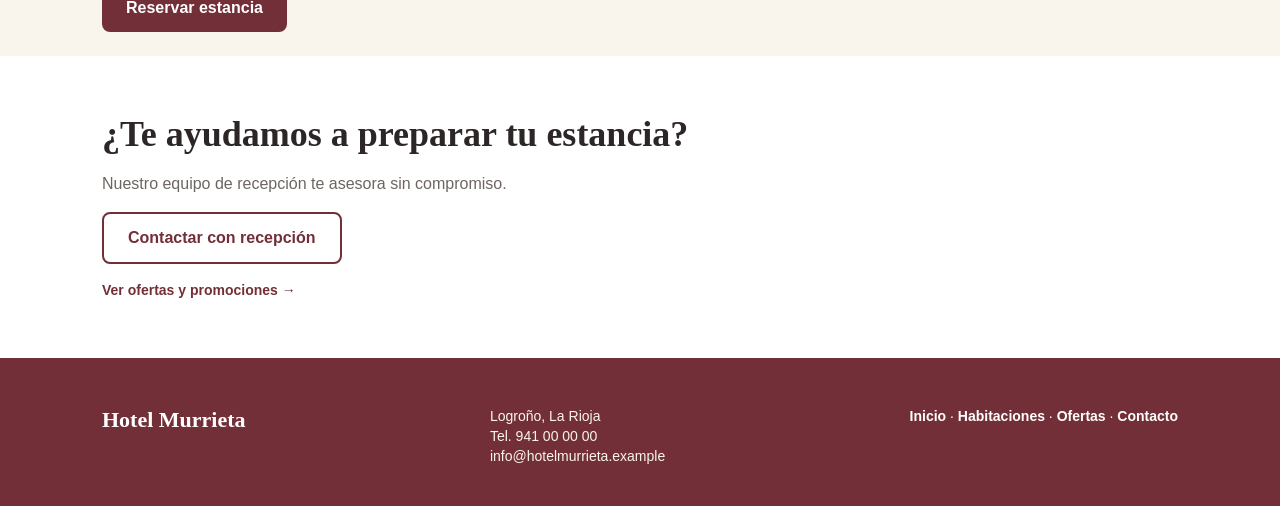
<file: hotel-murrieta/reservas.html>
<!DOCTYPE html>
<html lang="es">
<head>
  <meta charset="UTF-8">
  <meta name="viewport" content="width=device-width, initial-scale=1">
  <title>Reservas | Hotel Murrieta</title>
  <link href="https://cdn.jsdelivr.net/npm/bootstrap@5.3.3/dist/css/bootstrap.min.css" rel="stylesheet">
  <link rel="stylesheet" href="css/estilos.css">
</head>
<body>
<div class="pagina">
  <nav class="navbar bg-white barra">
    <div class="container">
      <a class="navbar-brand logo" href="index.html">Hotel Murrieta</a>
      <button class="navbar-toggler" type="button" data-bs-toggle="collapse" data-bs-target="#menuPrincipal" aria-controls="menuPrincipal" aria-expanded="false" aria-label="Abrir menú">
        <span class="navbar-toggler-icon"></span>
      </button>
      <div class="collapse navbar-collapse" id="menuPrincipal">
        <ul class="navbar-nav">
          <li class="nav-item"><a class="nav-link" href="index.html">Inicio</a></li>
          <li class="nav-item"><a class="nav-link" href="habitaciones.html">Habitaciones</a></li>
          <li class="nav-item"><a class="nav-link" href="index.html#ofertas">Ofertas</a></li>
          <li class="nav-item"><a class="nav-link active" href="reservas.html">Reservas</a></li>
        </ul>
      </div>
    </div>
  </nav>

  <header class="hero-reserva">
    <div class="container">
      <p class="breadcrumb-hero"><a href="index.html">Inicio</a> / Reservas</p>
      <div class="detalle"></div>
      <h1>Tu próxima estancia en Logroño</h1>
      <p>Elige tu habitación y empieza a sentirte como en casa.</p>
      <ul class="list-unstyled d-flex flex-wrap gap-3 guia-reserva">
        <li><span class="num-paso">01</span> Estancia</li>
        <li><span class="num-paso">02</span> Habitación</li>
        <li><span class="num-paso">03</span> Tus datos</li>
      </ul>
    </div>
  </header>

  <main>
    <form action="#" method="post">

      <section class="seccion-estancia">
        <div class="container">
          <div class="titulo-fila">
            <span class="paso">1</span>
            <h2 class="titulo-seccion">Tu estancia</h2>
          </div>
          <p class="texto-suave">¿Cuándo te apetece venir?</p>

          <div class="tarjeta-estancia">
            <div class="row g-12">
              <div class="col-6">
                <label for="entrada" class="form-label">Entrada</label>
                <input type="date" id="entrada" name="entrada" class="form-control" value="2026-11-13">
              </div>
              <div class="col-6">
                <label for="salida" class="form-label">Salida</label>
                <input type="date" id="salida" name="salida" class="form-control" value="2026-11-15">
              </div>
            </div>

            <p class="duracion texto-pequeno">
              <span aria-hidden="true">☾</span>
              <span id="noches">2 noches</span> · estancia de ejemplo
            </p>

            <div class="fila-huesped">
              <div>
                <p class="etiqueta-huesped">Adultos</p>
                <p class="texto-suave texto-pequeno">Huéspedes de la reserva</p>
              </div>
              <div class="contador d-flex align-items-center gap-2" data-min="1" data-max="6">
                <button type="button" class="btn-contador" data-cambio="-1" aria-label="Quitar adulto">−</button>
                <input type="text" name="adultos" value="2" readonly aria-label="Número de adultos">
                <button type="button" class="btn-contador" data-cambio="1" aria-label="Añadir adulto">+</button>
              </div>
            </div>

            <div class="fila-huesped">
              <div>
                <p class="etiqueta-huesped">Niños</p>
                <p class="texto-suave texto-pequeno">Indica si viajan contigo</p>
              </div>
              <div class="contador d-flex align-items-center gap-2" data-min="0" data-max="6">
                <button type="button" class="btn-contador" data-cambio="-1" aria-label="Quitar niño">−</button>
                <input type="text" name="ninos" value="0" readonly aria-label="Número de niños">
                <button type="button" class="btn-contador" data-cambio="1" aria-label="Añadir niño">+</button>
              </div>
            </div>

            <div>
              <label for="habitaciones" class="form-label">Habitaciones</label>
              <select id="habitaciones" name="habitaciones" class="form-select">
                <option selected>1 habitación</option>
                <option>2 habitaciones</option>
                <option>3 habitaciones</option>
                <option>4 habitaciones</option>
              </select>
            </div>

            <div class="d-grid">
              <button type="button" class="btn btn-vino">Buscar disponibilidad</button>
            </div>
          </div>
        </div>
      </section>

      <section class="seccion-datos">
        <div class="container">
          <div class="titulo-fila">
            <span class="paso">3</span>
            <h2 class="titulo-seccion">Tus datos</h2>
          </div>
          <p class="texto-suave">Para que podamos acompañarte con tu reserva.</p>
          <p class="texto-pequeno">Los campos con <span class="obligatorio">*</span> son obligatorios.</p>

          <div class="campo">
            <label for="nombre" class="form-label">Nombre <span class="obligatorio">*</span></label>
            <input type="text" id="nombre" name="nombre" class="form-control" placeholder="Tu nombre" required>
          </div>

          <div class="campo">
            <label for="apellidos" class="form-label">Apellidos <span class="obligatorio">*</span></label>
            <input type="text" id="apellidos" name="apellidos" class="form-control" placeholder="Tus apellidos" required>
          </div>

          <div class="campo">
            <label for="email" class="form-label">Email <span class="obligatorio">*</span></label>
            <input type="email" id="email" name="email" class="form-control" placeholder="Tu correo electrónico" required>
          </div>

          <div class="campo">
            <label for="telefono" class="form-label">Teléfono <span class="obligatorio">*</span></label>
            <input type="tel" id="telefono" name="telefono" class="form-control" placeholder="Prefijo y número de contacto" required>
          </div>

          <div class="campo">
            <label for="peticiones" class="form-label">Peticiones especiales (opcional)</label>
            <textarea id="peticiones" name="peticiones" class="form-control" rows="3" placeholder="Cuéntanos si necesitas algo para tu estancia..."></textarea>
          </div>

          <p class="texto-suave texto-pequeno">Las peticiones se consultarán con recepción.</p>

          <div class="form-check">
            <input class="form-check-input" type="checkbox" id="novedades" name="novedades">
            <label class="form-check-label texto-pequeno" for="novedades">Quiero recibir novedades y ofertas del Hotel Murrieta (opcional).</label>
          </div>
        </div>
      </section>

      <section class="seccion-boton">
        <div class="container d-grid">
          <button type="submit" class="btn btn-vino">Reservar estancia</button>
        </div>
      </section>

    </form>

    <section class="ayuda">
      <div class="container">
        <h2>¿Te ayudamos a preparar tu estancia?</h2>
        <p class="texto-suave">Nuestro equipo de recepción te asesora sin compromiso.</p>
        <div class="d-grid">
          <a href="#contacto" class="btn btn-contorno">Contactar con recepción</a>
        </div>
        <a href="index.html#ofertas" class="enlace-vino">Ver ofertas y promociones →</a>
      </div>
    </section>
  </main>

  <footer id="contacto" class="pie">
    <div class="container">
      <p class="logo">Hotel Murrieta</p>
      <address>
        Logroño, La Rioja<br>
        Tel. 941 00 00 00<br>
        info@hotelmurrieta.example
      </address>
      <p class="enlaces-pie">
        <a href="index.html">Inicio</a> ·
        <a href="habitaciones.html">Habitaciones</a> ·
        <a href="index.html#ofertas">Ofertas</a> ·
        <a href="#contacto">Contacto</a>
      </p>
    </div>
  </footer>
</div>
  <script src="https://cdn.jsdelivr.net/npm/bootstrap@5.3.3/dist/js/bootstrap.bundle.min.js"></script>
  <script>
    const contadores = document.querySelectorAll('.contador');

    contadores.forEach(function (contador) {
      const minimo = Number(contador.dataset.min);
      const maximo = Number(contador.dataset.max);
      const campo = contador.querySelector('input');

      contador.querySelectorAll('button').forEach(function (boton) {
        boton.addEventListener('click', function () {
          let valor = Number(campo.value) + Number(boton.dataset.cambio);
          if (valor < minimo) valor = minimo;
          if (valor > maximo) valor = maximo;
          campo.value = valor;
        });
      });
    });

    const entrada = document.getElementById('entrada');
    const salida = document.getElementById('salida');
    const textoNoches = document.getElementById('noches');

    function calcularNoches() {
      const milisegundosPorDia = 1000 * 60 * 60 * 24;
      const dias = (new Date(salida.value) - new Date(entrada.value)) / milisegundosPorDia;

      if (dias > 0) {
        textoNoches.textContent = dias + (dias === 1 ? ' noche' : ' noches');
      } else {
        textoNoches.textContent = 'Revisa las fechas';
      }
    }

    entrada.addEventListener('change', calcularNoches);
    salida.addEventListener('change', calcularNoches);
  </script>
</body>
</html>
</file>
<file: css/estilos.css>
:root {
  --crema: #faf5ec;
  --blanco: #ffffff;
  --vino: #722f37;
  --vino-oscuro: #5a252c;
  --oro: #c9a45c;
  --carbon: #2d2627;
  --texto-suave: #6e6560;
  --borde: #e0d6c4;
}
body {
  font-family: 'Inter', sans-serif;
  font-size: 16px;
  line-height: 24px;
  color: var(--carbon);
  background-color: #e8e2d8;
}
.pagina {
  position: relative;
  max-width: 402px;
  min-height: 100vh;
  margin: 0 auto;
  background-color: var(--crema);
  box-shadow: 0 0 24px rgba(0, 0, 0, 0.12);
}
.container { padding-left: 24px; padding-right: 24px; }
h1, h2, .logo { font-family: 'Playfair Display', serif; font-weight: 700; }
h1 { font-size: 32px; line-height: 40px; margin-bottom: 20px; }
h2 { font-size: 28px; line-height: 36px; margin-bottom: 20px; }
p { margin-bottom: 20px; }
.texto-suave { color: var(--texto-suave); }
.texto-pequeno, .breadcrumb-hero, .guia-reserva, .enlaces-pie {
  font-size: 14px;
  line-height: 20px;
}
.g-12 { --bs-gutter-x: 12px; --bs-gutter-y: 12px; }
.g-20 { --bs-gutter-x: 20px; --bs-gutter-y: 20px; }
.barra { padding: 12px 0; box-shadow: 0 2px 4px rgba(0, 0, 0, 0.08); }
.barra .container { padding-left: 20px; padding-right: 20px; }
.logo, .navbar-brand.logo, .navbar-brand.logo:hover {
  margin: 0;
  font-size: 22px;
  line-height: 28px;
  color: var(--vino);
}
.navbar-toggler { padding: 0; border: none; }
.navbar-toggler:focus { box-shadow: none; }
.navbar-toggler-icon {
  background-image: url("data:image/svg+xml,%3csvg xmlns='http://www.w3.org/2000/svg' viewBox='0 0 30 30'%3e%3cpath stroke='%23722f37' stroke-linecap='round' stroke-miterlimit='10' stroke-width='3' d='M4 7h22M4 15h22M4 23h22'/%3e%3c/svg%3e");
}
.navbar-collapse {
  position: absolute;
  top: 100%;
  left: 0;
  right: 0;
  z-index: 1030;
  background-color: var(--vino-oscuro);
}
.navbar-collapse .navbar-nav { padding: 0 24px 24px; }
.navbar-collapse .navbar-nav::before {
  content: "";
  display: block;
  width: 40px;
  height: 2px;
  margin-bottom: 8px;
  background-color: var(--oro);
  border-radius: 2px;
}
.navbar-collapse .nav-link, .navbar-collapse .nav-link:hover {
  padding: 8px 0;
  color: var(--blanco);
  font-weight: 400;
}
.navbar-collapse .nav-link.active { color: var(--oro); }
.hero, .hero-pagina, .hero-reserva {
  background: linear-gradient(to right, #471c23, #8e4553);
  color: var(--blanco);
}
.hero, .hero-pagina { padding: 40px 0; }
.hero-reserva { padding: 32px 0; }
.hero p, .hero-pagina p, .hero-reserva p { color: var(--crema); }
.hero .container > :last-child, .hero-pagina .container > :last-child, .hero-reserva .container > :last-child {
  margin-bottom: 0;
}
.breadcrumb-hero a { color: var(--crema); text-decoration: none; }
.hero-pagina .breadcrumb-hero, .hero-pagina h1 { margin-bottom: 8px; }
.hero-reserva .breadcrumb-hero, .hero-reserva h1, .hero-reserva p { margin-bottom: 16px; }
.detalle {
  width: 40px;
  height: 2px;
  margin-bottom: 16px;
  background-color: var(--oro);
  border-radius: 2px;
}
.guia-reserva { margin: 8px 0 0; }
.num-paso { margin-right: 4px; color: var(--oro); font-weight: 600; }
.btn {
  padding: 12px 24px;
  border-radius: 8px;
  font-weight: 600;
  line-height: 24px;
}
.btn-oro { border: none; background-color: var(--oro); color: var(--carbon); }
.btn-oro:hover { background-color: #b8934d; color: var(--carbon); }
.btn-vino { border: none; background-color: var(--vino); color: var(--blanco); }
.btn-vino:hover { background-color: var(--vino-oscuro); color: var(--blanco); }
.btn-contorno { border: 2px solid var(--vino); background-color: transparent; color: var(--vino); }
.btn-contorno:hover, .btn-contador:hover { background-color: var(--vino); color: var(--blanco); }
.img-carrusel { height: 240px; border-radius: 12px; object-fit: cover; }
.carousel-indicators { position: static; margin: 20px 0 0; }
.carousel-indicators [data-bs-target] {
  flex: none;
  width: 8px;
  height: 8px;
  margin: 0 4px;
  padding: 0;
  border: none;
  border-radius: 50%;
  background-color: var(--vino);
  opacity: 0.3;
}
.carousel-indicators .active { width: 24px; border-radius: 4px; opacity: 1; }
.img-oferta, .img-hotel {
  display: block;
  width: 100%;
  border-radius: 12px;
  object-fit: cover;
}
.img-oferta-1 { aspect-ratio: 3 / 2; margin-bottom: 20px; }
.img-oferta-2 { aspect-ratio: 597 / 335; }
.galeria { margin-bottom: 20px; }
.img-fachada { height: 180px; }
.img-secundaria { height: 120px; }
.pie { padding: 40px 0 24px; background-color: var(--vino); color: var(--blanco); }
.pie .logo { margin-bottom: 24px; color: var(--blanco); }
.pie address {
  margin-bottom: 24px;
  color: var(--crema);
  font-size: 14px;
  line-height: 20px;
}
.pie address a { color: inherit; text-decoration: none; }
.enlaces-pie { margin: 0; }
.enlaces-pie a { color: var(--blanco); font-weight: 600; text-decoration: none; }
.pie address a:hover, .enlaces-pie a:hover, .enlace-vino:hover { text-decoration: underline; }
.form-label, .etiqueta-huesped { font-size: 14px; line-height: 20px; font-weight: 600; }
.form-label { margin-bottom: 6px; }
.form-control, .form-select {
  padding: 12px;
  border: 1px solid var(--borde);
  border-radius: 8px;
  background-color: var(--blanco);
  font-size: 14px;
  line-height: 24px;
}
.form-control:focus, .form-select:focus, .form-check-input:focus {
  border-color: var(--vino);
  box-shadow: 0 0 0 0.2rem rgba(114, 47, 55, 0.2);
}
.form-check-input:checked { border-color: var(--vino); background-color: var(--vino); }
.obligatorio, .duracion { color: var(--vino); }
.tarjeta-filtros, .tarjeta-estancia, .resumen-reserva, .tarjeta-confirmacion {
  padding: 20px;
  border-radius: 12px;
  background-color: var(--blanco);
  box-shadow: 0 2px 4px rgba(0, 0, 0, 0.08);
}
.filtros, .seccion-estancia, .seccion-boton { padding: 24px 0; }
.listado { padding: 16px 0 48px; }
.tarjeta-habitacion {
  overflow: hidden;
  border: none;
  border-radius: 12px;
  box-shadow: 0 2px 4px rgba(0, 0, 0, 0.08);
}
.tarjeta-habitacion .card-img-top { height: auto; aspect-ratio: 4 / 3; object-fit: cover; }
.tarjeta-habitacion .card-body { padding: 20px; }
.tarjeta-habitacion h2 { margin-bottom: 8px; font-size: 22px; line-height: 28px; }
.tarjeta-habitacion p { margin-bottom: 12px; font-size: 14px; line-height: 20px; }
.caracteristicas {
  display: flex;
  flex-wrap: wrap;
  gap: 4px 12px;
  margin-bottom: 12px;
  font-size: 12px;
  line-height: 16px;
  color: var(--texto-suave);
}
.caracteristicas li::before {
  content: "";
  display: inline-block;
  width: 5px;
  height: 5px;
  margin-right: 5px;
  border-radius: 50%;
  background-color: var(--oro);
  vertical-align: middle;
}
.tarjeta-habitacion .precio {
  margin-bottom: 16px;
  font-size: 16px;
  line-height: 24px;
  font-weight: 600;
  color: var(--vino);
}
.ayuda { padding: 40px 0; background-color: var(--blanco); }
.ayuda h2, .ayuda p { margin-bottom: 16px; }
.enlace-vino {
  display: inline-block;
  margin-top: 16px;
  color: var(--vino);
  font-size: 14px;
  line-height: 20px;
  font-weight: 600;
  text-decoration: none;
}
.seccion-datos, .seccion-confirmacion { padding: 32px 0; }
.titulo-fila {
  display: flex;
  align-items: center;
  gap: 12px;
  margin-bottom: 8px;
}
.paso {
  display: inline-flex;
  align-items: center;
  justify-content: center;
  flex-shrink: 0;
  width: 30px;
  height: 30px;
  border-radius: 50%;
  background-color: var(--vino);
  color: var(--blanco);
  font-weight: 600;
}
.titulo-seccion {
  margin: 0;
  font-family: 'Playfair Display', serif;
  font-weight: 700;
  font-size: 24px;
  line-height: 36px;
  color: var(--vino);
}
.tarjeta-estancia > * { margin-bottom: 20px; }
.tarjeta-estancia > :last-child { margin-bottom: 0; }
.fila-huesped { display: flex; align-items: center; justify-content: space-between; }
.fila-huesped p { margin: 0; }
.btn-contador {
  width: 32px;
  height: 32px;
  padding: 0;
  border: 1px solid var(--vino);
  border-radius: 6px;
  background-color: var(--blanco);
  color: var(--vino);
  font-weight: 600;
  line-height: 1;
}
.contador input {
  width: 16px;
  padding: 0;
  border: none;
  background: transparent;
  text-align: center;
  font-weight: 600;
  color: var(--carbon);
}
.contador input:focus { outline: none; }
.campo { margin-bottom: 20px; }
.enlace-oferta { display: contents; }
.enlace-oferta:focus-visible .img-oferta { outline: 3px solid var(--oro); outline-offset: 3px; }
.sin-resultados { margin: 24px 0 0; text-align: center; }
.aviso-error { color: #b3261e; font-weight: 600; }
.seccion-habitacion { padding: 8px 0 24px; }
.opciones-habitacion { display: grid; gap: 12px; margin-bottom: 20px; }
.opcion-habitacion {
  display: flex;
  align-items: center;
  gap: 12px;
  margin: 0;
  padding: 16px;
  border: 1px solid var(--borde);
  border-radius: 12px;
  background-color: var(--blanco);
  cursor: pointer;
}
.opcion-habitacion:hover, .opcion-habitacion:has(input:checked) { border-color: var(--vino); }
.opcion-habitacion:has(input:checked) { box-shadow: 0 0 0 1px var(--vino); }
.opcion-habitacion .form-check-input { flex-shrink: 0; margin: 0; }
.opcion-texto { display: flex; flex: 1; flex-direction: column; }
.opcion-nombre { font-weight: 600; }
.opcion-precio {
  color: var(--vino);
  font-weight: 600;
  text-align: right;
  white-space: nowrap;
}
.opcion-precio small {
  display: block;
  color: var(--texto-suave);
  font-size: 12px;
  font-weight: 400;
}
.resumen-reserva { padding: 16px; color: var(--vino); font-weight: 600; }
.enlace-ver { margin-bottom: 0; }
.enlace-ver .enlace-vino { margin-top: 0; }
.tarjeta-confirmacion { padding: 24px; }
.tarjeta-confirmacion:focus { outline: none; }
.icono-ok {
  display: flex;
  align-items: center;
  justify-content: center;
  width: 48px;
  height: 48px;
  margin-bottom: 16px;
  border-radius: 50%;
  background-color: var(--vino);
  color: var(--oro);
  font-size: 24px;
  font-weight: 600;
}
.lista-confirmacion { margin: 0 0 20px; padding: 0; list-style: none; }
.lista-confirmacion li {
  display: flex;
  justify-content: space-between;
  gap: 16px;
  padding: 8px 0;
  border-bottom: 1px solid var(--borde);
  font-size: 14px;
  line-height: 20px;
}
.lista-confirmacion li span:first-child { color: var(--texto-suave); }
.lista-confirmacion li span:last-child { font-weight: 600; text-align: right; }
input[type="date"] { min-width: 0; }

@media (max-width: 359.98px) {
  .container { padding-left: 16px; padding-right: 16px; }
  h1 { font-size: 28px; line-height: 36px; }
  h2 { font-size: 24px; line-height: 32px; }
  .titulo-seccion { font-size: 22px; line-height: 32px; }
  .tarjeta-filtros, .tarjeta-estancia { padding: 16px; }
}

@media (min-width: 403px) {
  .pagina { max-width: none; box-shadow: none; }
}

@media (min-width: 768px) {
  h1 { font-size: 44px; line-height: 52px; }
  h2 { font-size: 32px; line-height: 40px; }
  .titulo-seccion { font-size: 26px; line-height: 36px; }
  .container, .barra .container { padding-left: 32px; padding-right: 32px; }
  .navbar-toggler { display: none; }
  .barra .navbar-collapse {
    position: static;
    display: block !important;
    flex-basis: auto;
    flex-grow: 0;
    width: auto;
    background-color: transparent;
  }
  .navbar-collapse .navbar-nav { flex-direction: row; gap: 4px 28px; padding: 0; }
  .navbar-collapse .navbar-nav::before { display: none; }
  .navbar-collapse .nav-link, .navbar-collapse .nav-link:hover {
    padding: 6px 0;
    border-bottom: 2px solid transparent;
    color: var(--carbon);
  }
  .navbar-collapse .nav-link:hover { color: var(--vino); }
  .navbar-collapse .nav-link.active {
    border-bottom-color: var(--oro);
    color: var(--vino);
    font-weight: 600;
  }
  .hero { padding: 72px 0; }
  .hero-pagina { padding: 56px 0; }
  .hero-reserva { padding: 48px 0; }
  .hero p, .hero-pagina p, .hero-reserva p, .ayuda p { max-width: 560px; }
  .hero .d-grid, .ayuda .d-grid, main > section.bg-white .d-grid, .seccion-boton .container.d-grid {
    grid-template-columns: max-content;
  }
  .img-carrusel { height: 360px; }
  #ofertas .container { display: grid; grid-template-columns: 1fr 1fr; column-gap: 24px; }
  #ofertas .container > h2, #ofertas .container > p { grid-column: 1 / -1; }
  #ofertas .img-oferta { height: 100%; aspect-ratio: 3 / 2; margin-bottom: 0; }
  main > section.bg-white .container > p { max-width: 640px; }
  .galeria .col-12 { flex: 0 0 auto; width: 50%; }
  .galeria .col-6 { width: 25%; }
  .img-fachada, .img-secundaria { height: 220px; }
  .tarjeta-filtros { padding: 24px; }
  .tarjeta-filtros .row { flex-wrap: nowrap; align-items: flex-end; }
  .tarjeta-filtros .row > * { flex: 1 1 0; width: auto; min-width: 0; }
  .tarjeta-filtros .row > .pt-2 { padding-top: 0 !important; }
  .listado { padding: 24px 0 64px; }
  .listado .row > .col-12 { flex: 0 0 auto; width: 50%; }
  .tarjeta-habitacion { height: 100%; }
  .tarjeta-habitacion .card-body { display: flex; flex-direction: column; }
  .tarjeta-habitacion .card-body .d-grid { margin-top: auto; }
  .ayuda { padding: 56px 0; }
  .tarjeta-estancia, .opciones-habitacion, .resumen-reserva, .tarjeta-confirmacion {
    max-width: 760px;
  }
  .tarjeta-estancia, .tarjeta-confirmacion { padding: 28px; }
  .seccion-datos .container {
    display: grid;
    grid-template-columns: repeat(2, minmax(0, 368px));
    column-gap: 24px;
  }
  .seccion-datos .container > :not(.campo), .seccion-datos .container > .campo:has(textarea) {
    grid-column: 1 / -1;
    max-width: 760px;
  }
  .tarjeta-confirmacion .d-grid { grid-template-columns: max-content max-content; }
  .pie { padding: 48px 0 40px; }
  .pie .container {
    display: flex;
    flex-wrap: wrap;
    align-items: flex-start;
    justify-content: space-between;
    gap: 24px 48px;
  }
  .pie .logo, .pie address { margin-bottom: 0; }
}

@media (min-width: 992px) {
  h1 { font-size: 52px; line-height: 60px; }
  h2 { font-size: 36px; line-height: 44px; }
  .hero { padding: 96px 0; }
  .hero-pagina { padding: 64px 0; }
  .hero-reserva { padding: 56px 0; }
  .hero p { font-size: 18px; line-height: 28px; }
  .img-carrusel { height: 460px; }
  .img-fachada, .img-secundaria { height: 260px; }
  .listado .row > .col-12 { width: 33.33333333%; }
}

@media (min-width: 1200px) {
  .img-carrusel { height: 520px; }
  .img-fachada, .img-secundaria { height: 300px; }
}
</file>
<file: hotel-murrieta/css/estilos.css>
:root {
  --crema: #faf5ec;
  --blanco: #ffffff;
  --vino: #722f37;
  --vino-oscuro: #5a252c;
  --oro: #c9a45c;
  --carbon: #2d2627;
  --texto-suave: #6e6560;
  --borde: #e0d6c4;
}

body {
  font-family: 'Inter', sans-serif;
  font-size: 16px;
  line-height: 24px;
  color: var(--carbon);
  background-color: #e8e2d8;
}

.pagina {
  position: relative;
  max-width: 402px;
  min-height: 100vh;
  margin: 0 auto;
  background-color: var(--crema);
  box-shadow: 0 0 24px rgba(0, 0, 0, 0.12);
}

.container {
  padding-left: 24px;
  padding-right: 24px;
}

h1, h2, .logo {
  font-family: 'Playfair Display', serif;
  font-weight: 700;
}

h1 {
  font-size: 32px;
  line-height: 40px;
  margin-bottom: 20px;
}

h2 {
  font-size: 28px;
  line-height: 36px;
  margin-bottom: 20px;
}

p {
  margin-bottom: 20px;
}

.texto-suave {
  color: var(--texto-suave);
}

.texto-pequeno {
  font-size: 14px;
  line-height: 20px;
}

.g-12 {
  --bs-gutter-x: 12px;
  --bs-gutter-y: 12px;
}

.g-20 {
  --bs-gutter-x: 20px;
  --bs-gutter-y: 20px;
}

.barra {
  padding: 12px 0;
  box-shadow: 0 2px 4px rgba(0, 0, 0, 0.08);
}

.barra .container {
  padding-left: 20px;
  padding-right: 20px;
}

.logo,
.navbar-brand.logo {
  margin: 0;
  font-size: 22px;
  line-height: 28px;
  color: var(--vino);
}

.navbar-brand.logo:hover {
  color: var(--vino);
}

.navbar-toggler {
  padding: 0;
  border: none;
}

.navbar-toggler:focus {
  box-shadow: none;
}

.navbar-toggler-icon {
  background-image: url("data:image/svg+xml,%3csvg xmlns='http://www.w3.org/2000/svg' viewBox='0 0 30 30'%3e%3cpath stroke='%23722f37' stroke-linecap='round' stroke-miterlimit='10' stroke-width='3' d='M4 7h22M4 15h22M4 23h22'/%3e%3c/svg%3e");
}

.navbar-collapse {
  position: absolute;
  top: 100%;
  left: 0;
  right: 0;
  z-index: 1030;
  background-color: var(--vino-oscuro);
}

.navbar-collapse .navbar-nav {
  padding: 0 24px 24px;
}

.navbar-collapse .navbar-nav::before {
  content: "";
  display: block;
  width: 40px;
  height: 2px;
  margin-bottom: 8px;
  background-color: var(--oro);
  border-radius: 2px;
}

.navbar-collapse .nav-link,
.navbar-collapse .nav-link:hover {
  padding: 8px 0;
  color: var(--blanco);
  font-weight: 400;
}

.navbar-collapse .nav-link.active {
  color: var(--oro);
}

.hero,
.hero-pagina,
.hero-reserva {
  background: linear-gradient(to right, #471c23, #8e4553);
  color: var(--blanco);
}

.hero {
  padding: 40px 0;
}

.hero-pagina {
  padding: 40px 0;
}

.hero-reserva {
  padding: 32px 0;
}

.hero p,
.hero-pagina p,
.hero-reserva p {
  color: var(--crema);
}

.hero .container > :last-child,
.hero-pagina .container > :last-child,
.hero-reserva .container > :last-child {
  margin-bottom: 0;
}

.breadcrumb-hero {
  font-size: 14px;
  line-height: 20px;
}

.breadcrumb-hero a {
  color: var(--crema);
  text-decoration: none;
}

.hero-pagina .breadcrumb-hero,
.hero-pagina h1 {
  margin-bottom: 8px;
}

.hero-reserva .breadcrumb-hero,
.hero-reserva h1,
.hero-reserva p {
  margin-bottom: 16px;
}

.detalle {
  width: 40px;
  height: 2px;
  margin-bottom: 16px;
  background-color: var(--oro);
  border-radius: 2px;
}

.guia-reserva {
  margin: 8px 0 0;
  font-size: 14px;
  line-height: 20px;
}

.num-paso {
  margin-right: 4px;
  color: var(--oro);
  font-weight: 600;
}

.btn {
  padding: 12px 24px;
  border-radius: 8px;
  font-weight: 600;
  line-height: 24px;
}

.btn-oro {
  border: none;
  background-color: var(--oro);
  color: var(--carbon);
}

.btn-oro:hover {
  background-color: #b8934d;
  color: var(--carbon);
}

.btn-vino {
  border: none;
  background-color: var(--vino);
  color: var(--blanco);
}

.btn-vino:hover {
  background-color: var(--vino-oscuro);
  color: var(--blanco);
}

.btn-contorno {
  border: 2px solid var(--vino);
  background-color: transparent;
  color: var(--vino);
}

.btn-contorno:hover {
  background-color: var(--vino);
  color: var(--blanco);
}

.img-carrusel {
  height: 240px;
  border-radius: 12px;
  object-fit: cover;
}

.carousel-indicators {
  position: static;
  margin: 20px 0 0;
}

.carousel-indicators [data-bs-target] {
  flex: none;
  width: 8px;
  height: 8px;
  margin: 0 4px;
  padding: 0;
  border: none;
  border-radius: 50%;
  background-color: var(--vino);
  opacity: 0.3;
}

.carousel-indicators .active {
  width: 24px;
  border-radius: 4px;
  opacity: 1;
}

.img-oferta {
  display: block;
  width: 100%;
  border-radius: 12px;
  object-fit: cover;
}

.img-oferta-1 {
  aspect-ratio: 3 / 2;
  margin-bottom: 20px;
}

.img-oferta-2 {
  aspect-ratio: 597 / 335;
}

.galeria {
  margin-bottom: 20px;
}

.img-hotel {
  display: block;
  width: 100%;
  border-radius: 12px;
  object-fit: cover;
}

.img-fachada {
  height: 180px;
}

.img-secundaria {
  height: 120px;
}

.pie {
  padding: 40px 0 24px;
  background-color: var(--vino);
  color: var(--blanco);
}

.pie .logo {
  margin-bottom: 24px;
  color: var(--blanco);
}

.pie address {
  margin-bottom: 24px;
  color: var(--crema);
  font-size: 14px;
  line-height: 20px;
}

.enlaces-pie {
  margin: 0;
  font-size: 14px;
  line-height: 20px;
}

.enlaces-pie a {
  color: var(--blanco);
  font-weight: 600;
  text-decoration: none;
}

.enlaces-pie a:hover {
  text-decoration: underline;
}

.form-label {
  margin-bottom: 6px;
  font-size: 14px;
  line-height: 20px;
  font-weight: 600;
}

.form-control,
.form-select {
  padding: 12px;
  border: 1px solid var(--borde);
  border-radius: 8px;
  background-color: var(--blanco);
  font-size: 14px;
  line-height: 24px;
}

.form-control:focus,
.form-select:focus {
  border-color: var(--vino);
  box-shadow: 0 0 0 0.2rem rgba(114, 47, 55, 0.2);
}

.form-check-input:checked {
  border-color: var(--vino);
  background-color: var(--vino);
}

.obligatorio {
  color: var(--vino);
}

.tarjeta-filtros,
.tarjeta-estancia {
  padding: 20px;
  border-radius: 12px;
  background-color: var(--blanco);
  box-shadow: 0 2px 4px rgba(0, 0, 0, 0.08);
}

.filtros {
  padding: 24px 0;
}

.listado {
  padding: 16px 0 48px;
}

.tarjeta-habitacion {
  overflow: hidden;
  border: none;
  border-radius: 12px;
  box-shadow: 0 2px 4px rgba(0, 0, 0, 0.08);
}

.tarjeta-habitacion .card-img-top {
  height: auto;
  aspect-ratio: 4 / 3;
  object-fit: cover;
}

.tarjeta-habitacion .card-body {
  padding: 20px;
}

.tarjeta-habitacion h2 {
  margin-bottom: 8px;
  font-size: 22px;
  line-height: 28px;
}

.tarjeta-habitacion p {
  margin-bottom: 12px;
  font-size: 14px;
  line-height: 20px;
}

.caracteristicas {
  display: flex;
  flex-wrap: wrap;
  gap: 4px 12px;
  margin-bottom: 12px;
  font-size: 12px;
  line-height: 16px;
  color: var(--texto-suave);
}

.caracteristicas li::before {
  content: "";
  display: inline-block;
  width: 5px;
  height: 5px;
  margin-right: 5px;
  border-radius: 50%;
  background-color: var(--oro);
  vertical-align: middle;
}

.tarjeta-habitacion .precio {
  margin-bottom: 16px;
  font-size: 16px;
  line-height: 24px;
  font-weight: 600;
  color: var(--vino);
}

.ayuda {
  padding: 40px 0;
  background-color: var(--blanco);
}

.ayuda h2,
.ayuda p {
  margin-bottom: 16px;
}

.enlace-vino {
  display: inline-block;
  margin-top: 16px;
  color: var(--vino);
  font-size: 14px;
  line-height: 20px;
  font-weight: 600;
  text-decoration: none;
}

.enlace-vino:hover {
  text-decoration: underline;
}

.seccion-estancia {
  padding: 24px 0;
}

.seccion-datos {
  padding: 32px 0;
}

.seccion-boton {
  padding: 24px 0;
}

.titulo-fila {
  display: flex;
  align-items: center;
  gap: 12px;
  margin-bottom: 8px;
}

.paso {
  display: inline-flex;
  align-items: center;
  justify-content: center;
  flex-shrink: 0;
  width: 30px;
  height: 30px;
  border-radius: 50%;
  background-color: var(--vino);
  color: var(--blanco);
  font-weight: 600;
}

.titulo-seccion {
  margin: 0;
  font-family: 'Playfair Display', serif;
  font-weight: 700;
  font-size: 24px;
  line-height: 36px;
  color: var(--vino);
}

.tarjeta-estancia > * {
  margin-bottom: 20px;
}

.tarjeta-estancia > :last-child {
  margin-bottom: 0;
}

.duracion {
  color: var(--vino);
}

.fila-huesped {
  display: flex;
  align-items: center;
  justify-content: space-between;
}

.fila-huesped p {
  margin: 0;
}

.etiqueta-huesped {
  font-size: 14px;
  line-height: 20px;
  font-weight: 600;
}

.btn-contador {
  width: 32px;
  height: 32px;
  padding: 0;
  border: 1px solid var(--vino);
  border-radius: 6px;
  background-color: var(--blanco);
  color: var(--vino);
  font-weight: 600;
  line-height: 1;
}

.btn-contador:hover {
  background-color: var(--vino);
  color: var(--blanco);
}

.contador input {
  width: 16px;
  padding: 0;
  border: none;
  background: transparent;
  text-align: center;
  font-weight: 600;
  color: var(--carbon);
}

.contador input:focus {
  outline: none;
}

.campo {
  margin-bottom: 20px;
}


/* ==========================================================================
   RESPONSIVE
   Diseño base = móvil (402px). Todo lo de abajo se añade con min-width
   (mobile-first) sin alterar las reglas anteriores.
   Breakpoints: 403px (móvil grande) · 768px (tablet) · 992px (escritorio) · 1200px (escritorio grande)
   ========================================================================== */

/* ---------- Móviles muy estrechos (≤ 359px) ---------- */
@media (max-width: 359.98px) {
  .container {
    padding-left: 16px;
    padding-right: 16px;
  }

  h1 {
    font-size: 28px;
    line-height: 36px;
  }

  h2 {
    font-size: 24px;
    line-height: 32px;
  }

  .titulo-seccion {
    font-size: 22px;
    line-height: 32px;
  }

  .tarjeta-filtros,
  .tarjeta-estancia {
    padding: 16px;
  }
}

/* Evita que los input date desborden su columna en iOS/Safari */
input[type="date"] {
  min-width: 0;
}

/* ---------- Móvil grande (≥ 403px): la página deja de ser una columna fija ---------- */
@media (min-width: 403px) {
  .pagina {
    max-width: none;
    box-shadow: none;
  }
}

/* ---------- Tablet (≥ 768px) ---------- */
@media (min-width: 768px) {
  /* Tipografía */
  h1 {
    font-size: 44px;
    line-height: 52px;
  }

  h2 {
    font-size: 32px;
    line-height: 40px;
  }

  .titulo-seccion {
    font-size: 26px;
    line-height: 36px;
  }

  /* Contenedor */
  .container {
    padding-left: 32px;
    padding-right: 32px;
  }

  .barra .container {
    padding-left: 32px;
    padding-right: 32px;
  }

  /* --- Barra de navegación: menú en línea, sin hamburguesa --- */
  .navbar-toggler {
    display: none;
  }

  .barra .navbar-collapse {
    position: static;
    display: block !important;
    flex-basis: auto;
    flex-grow: 0;
    width: auto;
    background-color: transparent;
  }

  .navbar-collapse .navbar-nav {
    flex-direction: row;
    gap: 4px 28px;
    padding: 0;
  }

  .navbar-collapse .navbar-nav::before {
    display: none;
  }

  .navbar-collapse .nav-link,
  .navbar-collapse .nav-link:hover {
    padding: 6px 0;
    border-bottom: 2px solid transparent;
    color: var(--carbon);
  }

  .navbar-collapse .nav-link:hover {
    color: var(--vino);
  }

  .navbar-collapse .nav-link.active {
    border-bottom-color: var(--oro);
    color: var(--vino);
    font-weight: 600;
  }

  /* --- Heros --- */
  .hero {
    padding: 72px 0;
  }

  .hero-pagina {
    padding: 56px 0;
  }

  .hero-reserva {
    padding: 48px 0;
  }

  .hero p,
  .hero-pagina p,
  .hero-reserva p {
    max-width: 560px;
  }

  .hero .d-grid {
    grid-template-columns: max-content;
  }

  /* --- Botones de ancho completo pasan a ancho automático --- */
  .ayuda .d-grid,
  main > section.bg-white .d-grid {
    grid-template-columns: max-content;
  }

  /* --- Inicio: carrusel --- */
  .img-carrusel {
    height: 360px;
  }

  /* --- Inicio: ofertas en dos columnas --- */
  #ofertas .container {
    display: grid;
    grid-template-columns: 1fr 1fr;
    column-gap: 24px;
  }

  #ofertas .container > h2,
  #ofertas .container > p {
    grid-column: 1 / -1;
  }

  #ofertas .img-oferta {
    height: 100%;
    aspect-ratio: 3 / 2;
    margin-bottom: 0;
  }

  /* --- Inicio: sobre el hotel --- */
  main > section.bg-white .container > p {
    max-width: 640px;
  }

  .galeria .col-12 {
    flex: 0 0 auto;
    width: 50%;
  }

  .galeria .col-6 {
    width: 25%;
  }

  .img-fachada,
  .img-secundaria {
    height: 220px;
  }

  /* --- Habitaciones: filtros en una sola fila --- */
  .tarjeta-filtros {
    padding: 24px;
  }

  .tarjeta-filtros .row {
    flex-wrap: nowrap;
    align-items: flex-end;
  }

  .tarjeta-filtros .row > * {
    flex: 1 1 0;
    width: auto;
    min-width: 0;
  }

  .tarjeta-filtros .row > .pt-2 {
    padding-top: 0 !important;
  }

  /* --- Habitaciones: rejilla de 2 columnas --- */
  .listado {
    padding: 24px 0 64px;
  }

  .listado .row > .col-12 {
    flex: 0 0 auto;
    width: 50%;
  }

  .tarjeta-habitacion {
    height: 100%;
  }

  .tarjeta-habitacion .card-body {
    display: flex;
    flex-direction: column;
  }

  .tarjeta-habitacion .card-body .d-grid {
    margin-top: auto;
  }

  /* --- Ayuda --- */
  .ayuda {
    padding: 56px 0;
  }

  .ayuda p {
    max-width: 560px;
  }

  /* --- Reservas: formulario alineado con el resto y datos en dos columnas --- */
  .tarjeta-estancia {
    max-width: 760px;
    padding: 28px;
  }

  .seccion-datos .container {
    display: grid;
    grid-template-columns: repeat(2, minmax(0, 368px));
    column-gap: 24px;
  }

  .seccion-datos .container > :not(.campo) {
    grid-column: 1 / -1;
    max-width: 760px;
  }

  .seccion-datos .container > .campo:has(textarea) {
    grid-column: 1 / -1;
    max-width: 760px;
  }

  .seccion-boton .container.d-grid {
    grid-template-columns: max-content;
  }

  /* --- Pie en una sola fila --- */
  .pie {
    padding: 48px 0 40px;
  }

  .pie .container {
    display: flex;
    flex-wrap: wrap;
    align-items: flex-start;
    justify-content: space-between;
    gap: 24px 48px;
  }

  .pie .logo,
  .pie address {
    margin-bottom: 0;
  }
}

/* ---------- Escritorio (≥ 992px) ---------- */
@media (min-width: 992px) {
  h1 {
    font-size: 52px;
    line-height: 60px;
  }

  h2 {
    font-size: 36px;
    line-height: 44px;
  }

  .hero {
    padding: 96px 0;
  }

  .hero-pagina {
    padding: 64px 0;
  }

  .hero-reserva {
    padding: 56px 0;
  }

  .hero p {
    font-size: 18px;
    line-height: 28px;
  }

  .img-carrusel {
    height: 460px;
  }

  .img-fachada,
  .img-secundaria {
    height: 260px;
  }

  /* Rejilla de habitaciones: 3 columnas */
  .listado .row > .col-12 {
    width: 33.33333333%;
  }
}

/* ---------- Escritorio grande (≥ 1200px) ---------- */
@media (min-width: 1200px) {
  .img-carrusel {
    height: 520px;
  }

  .img-fachada,
  .img-secundaria {
    height: 300px;
  }
}
</file>
